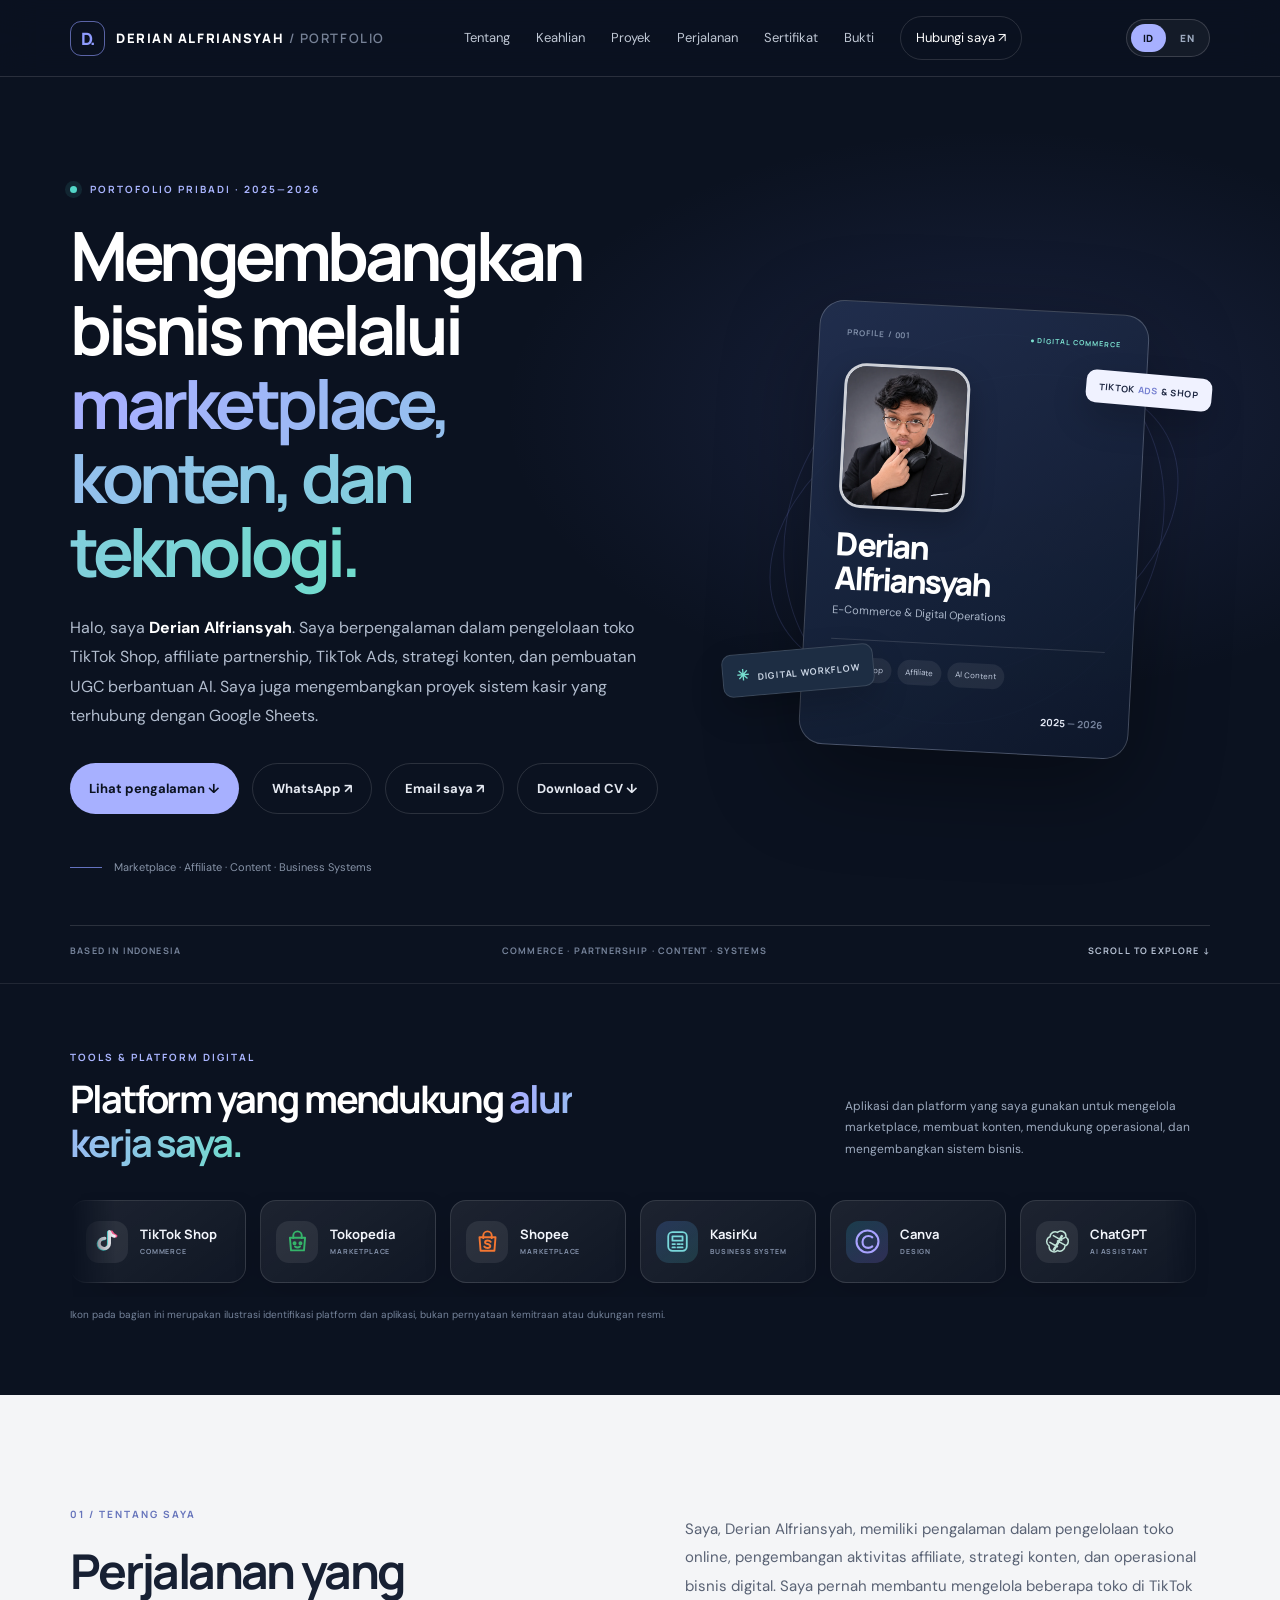
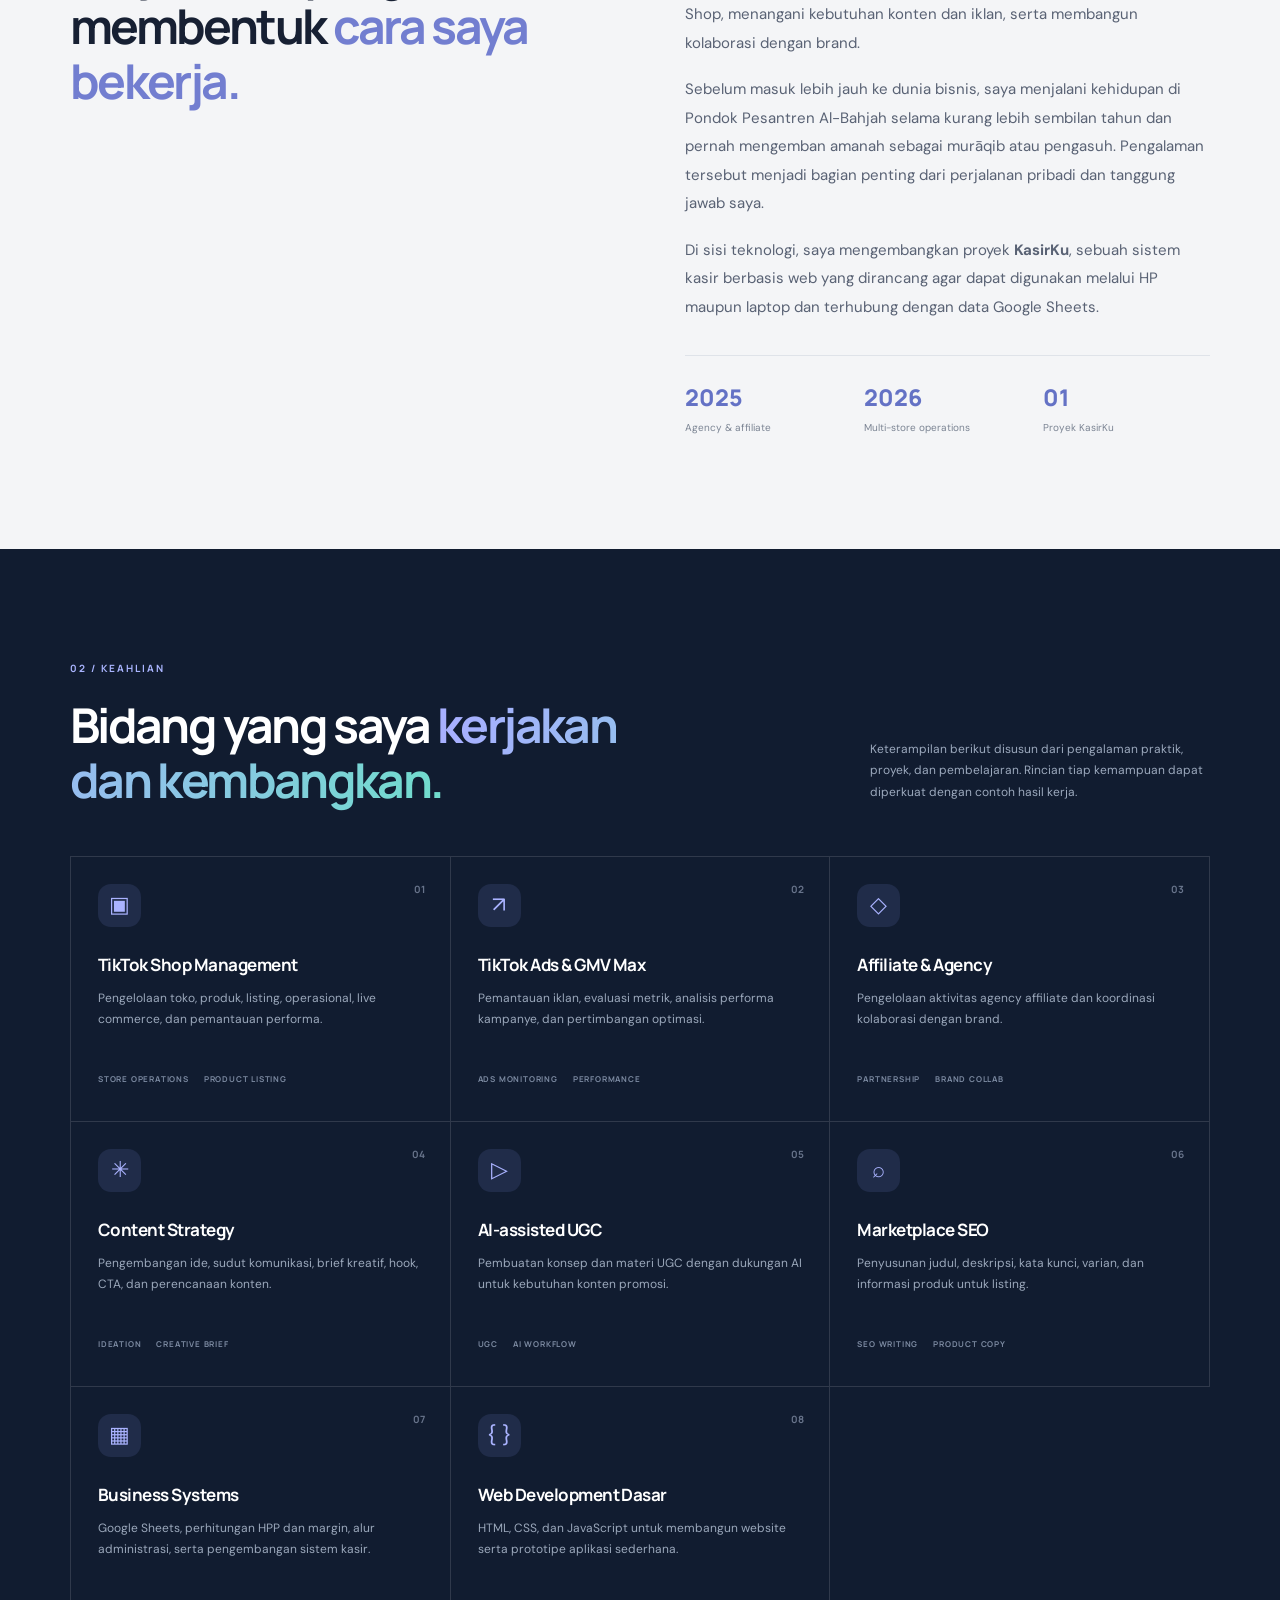
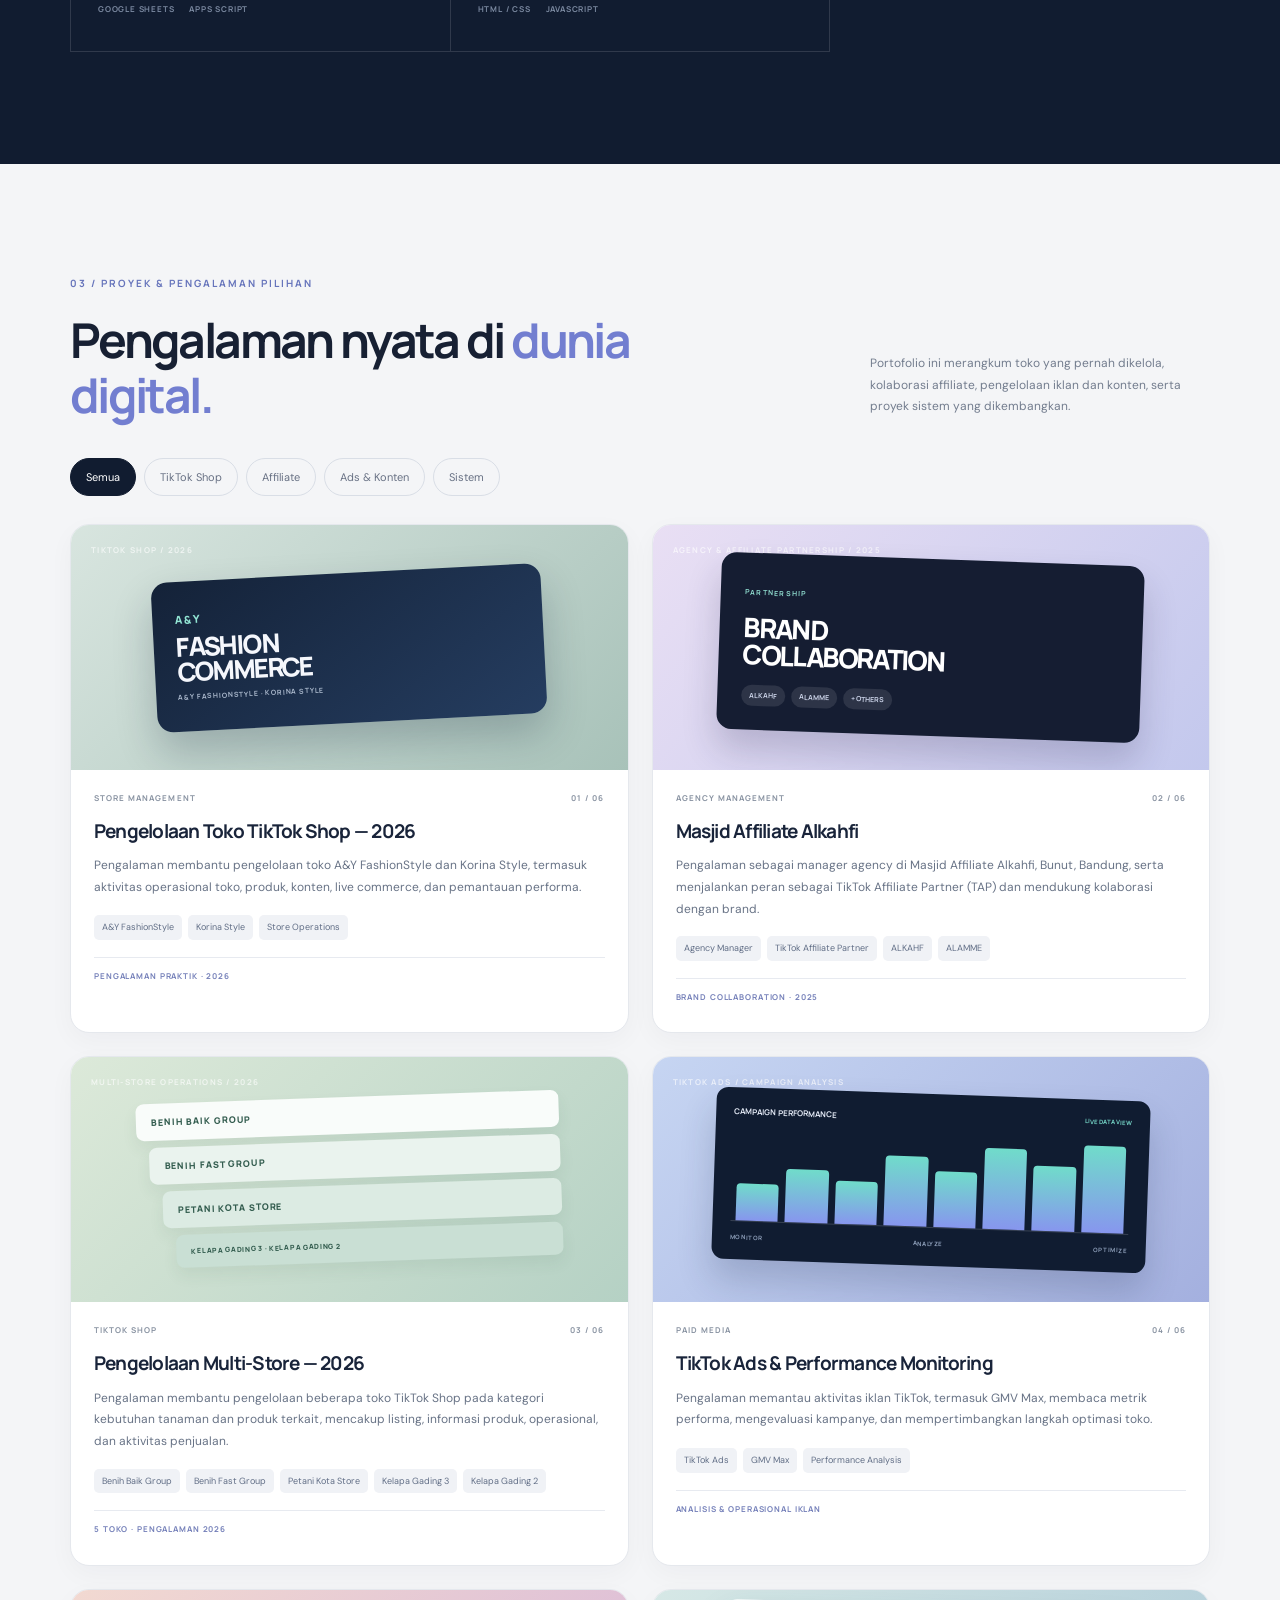
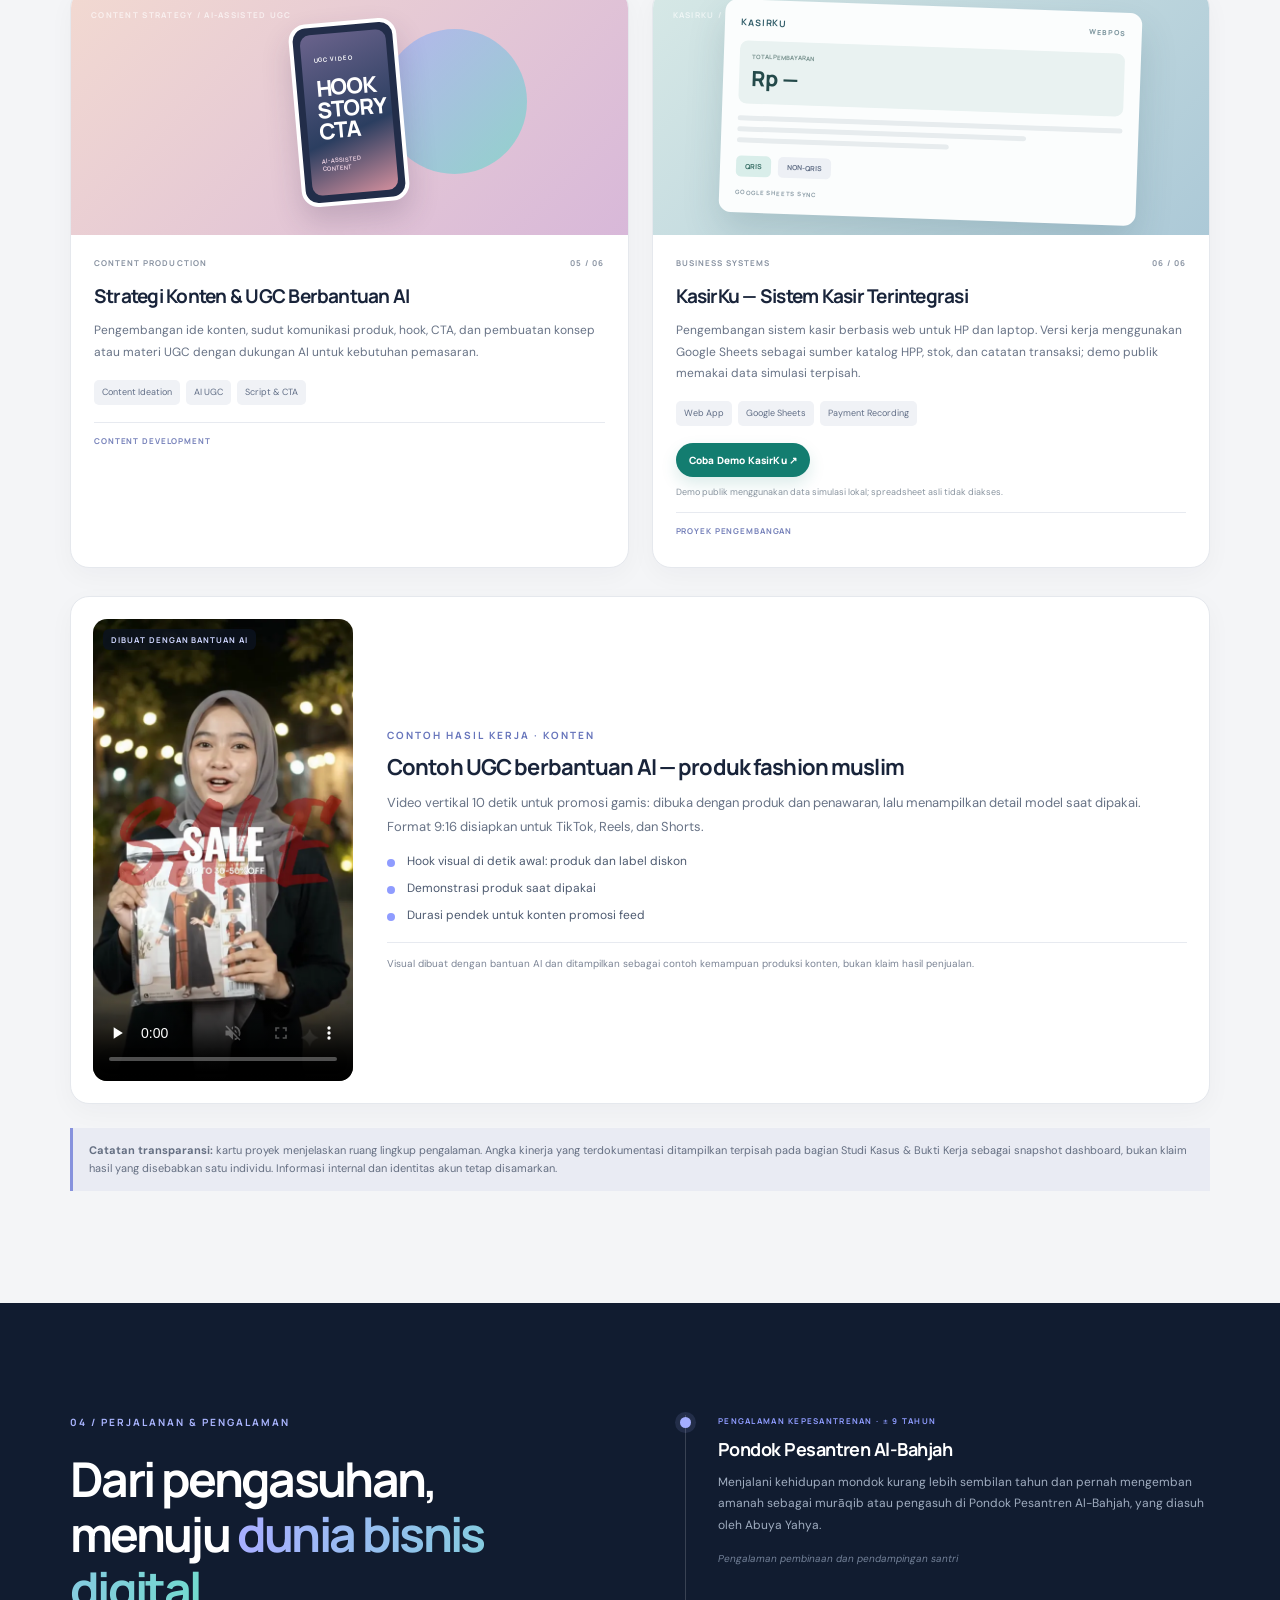
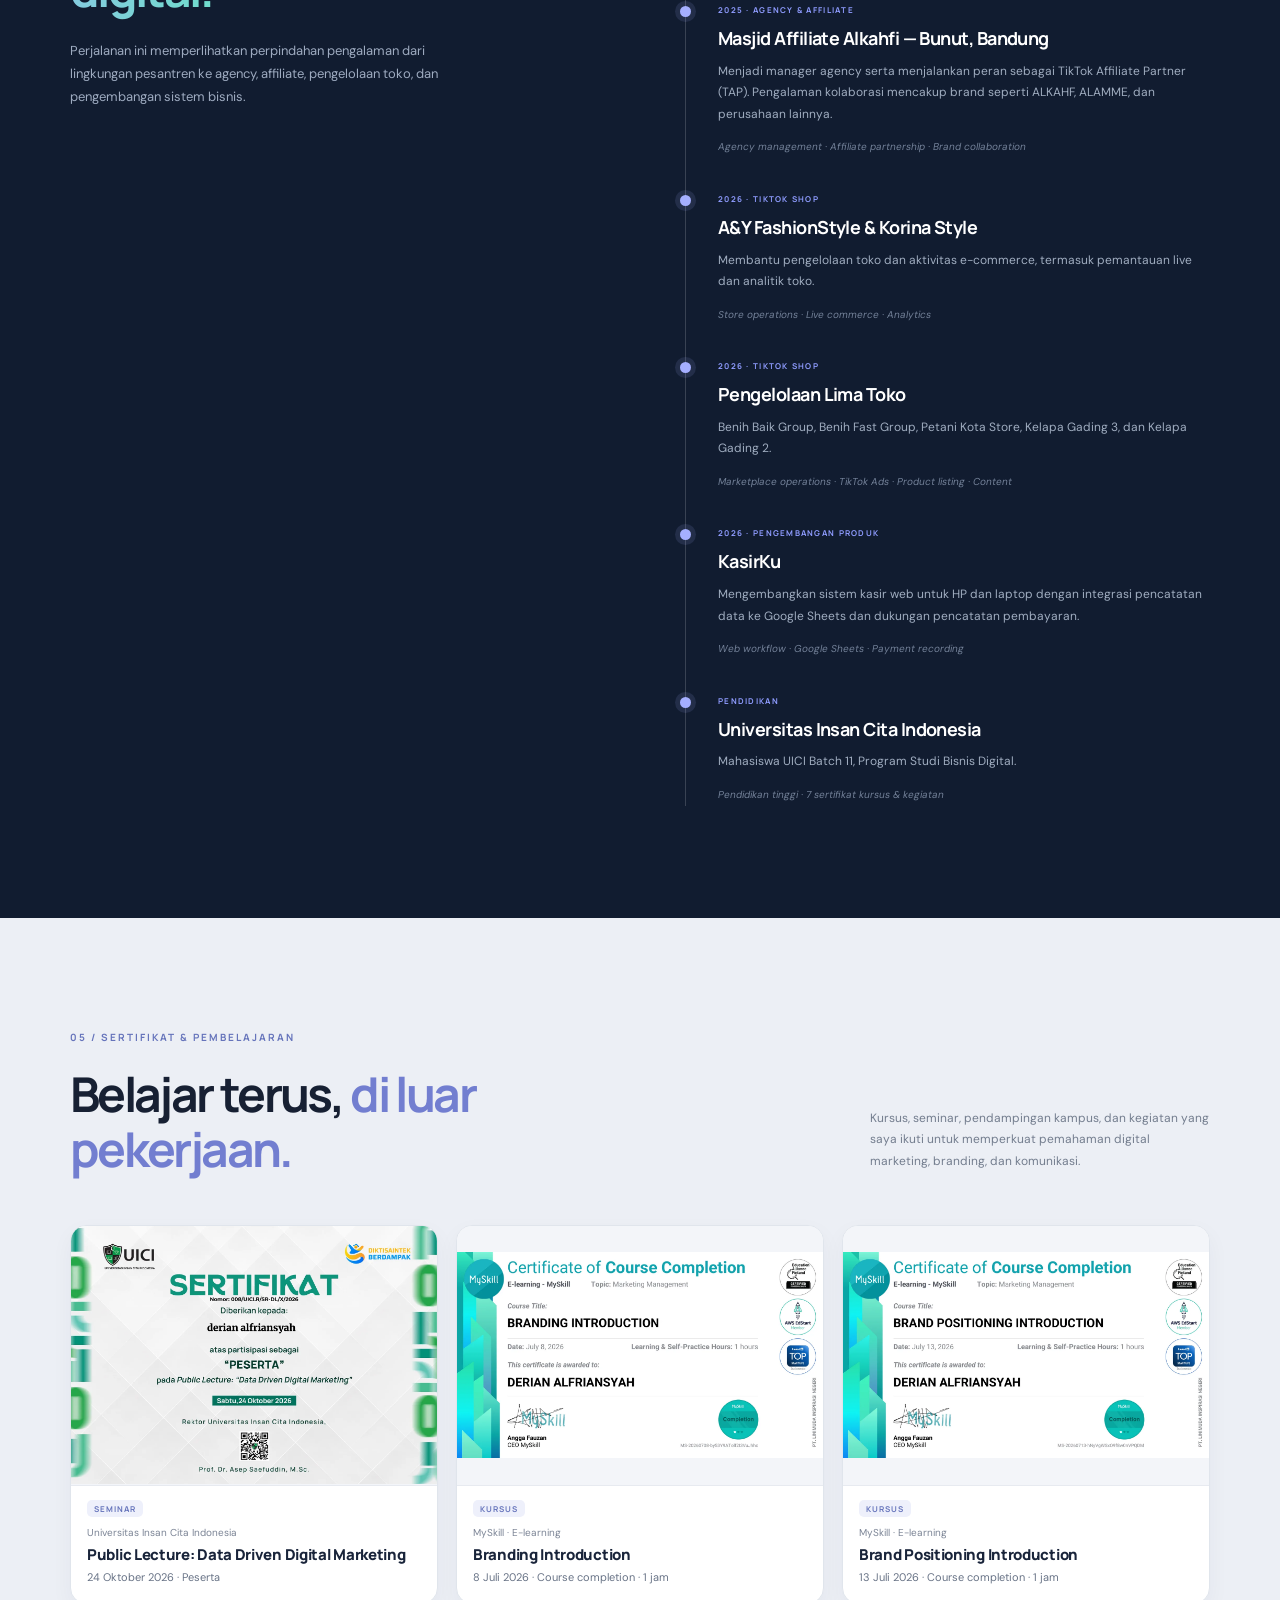
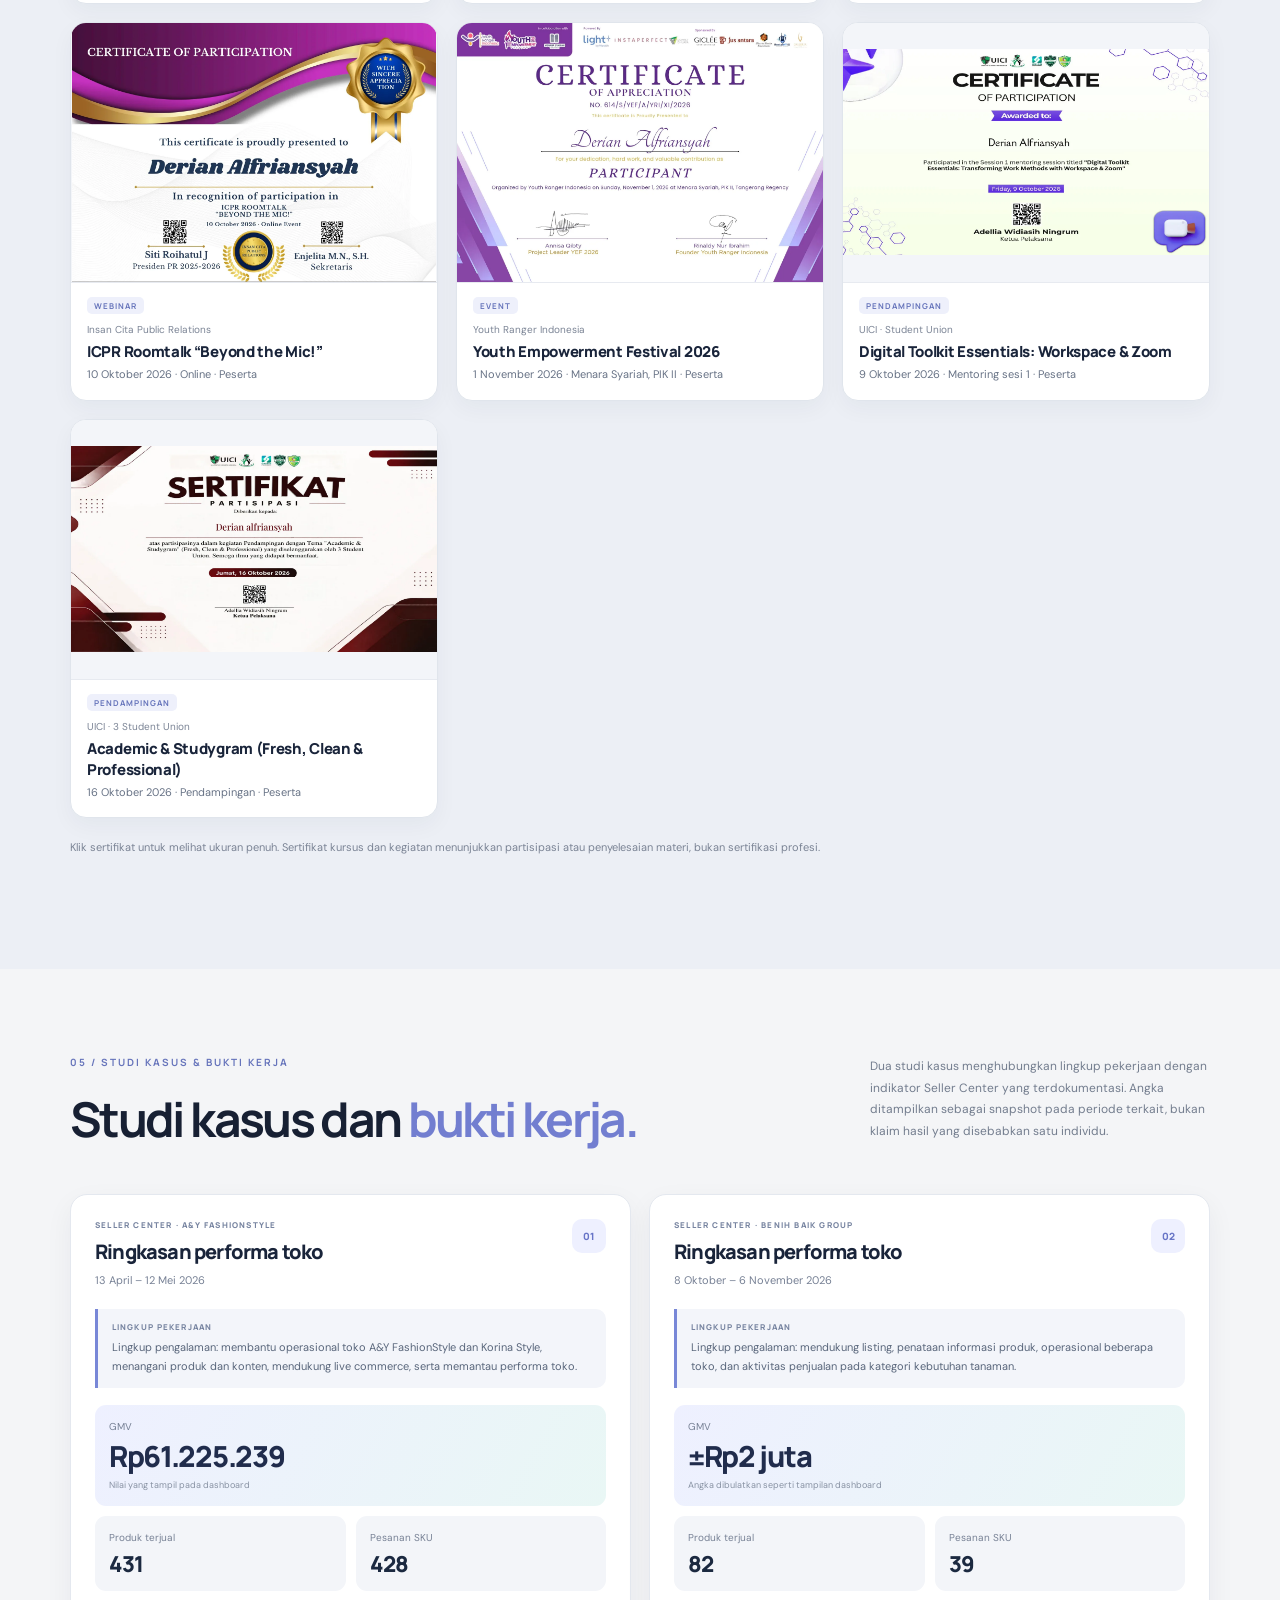
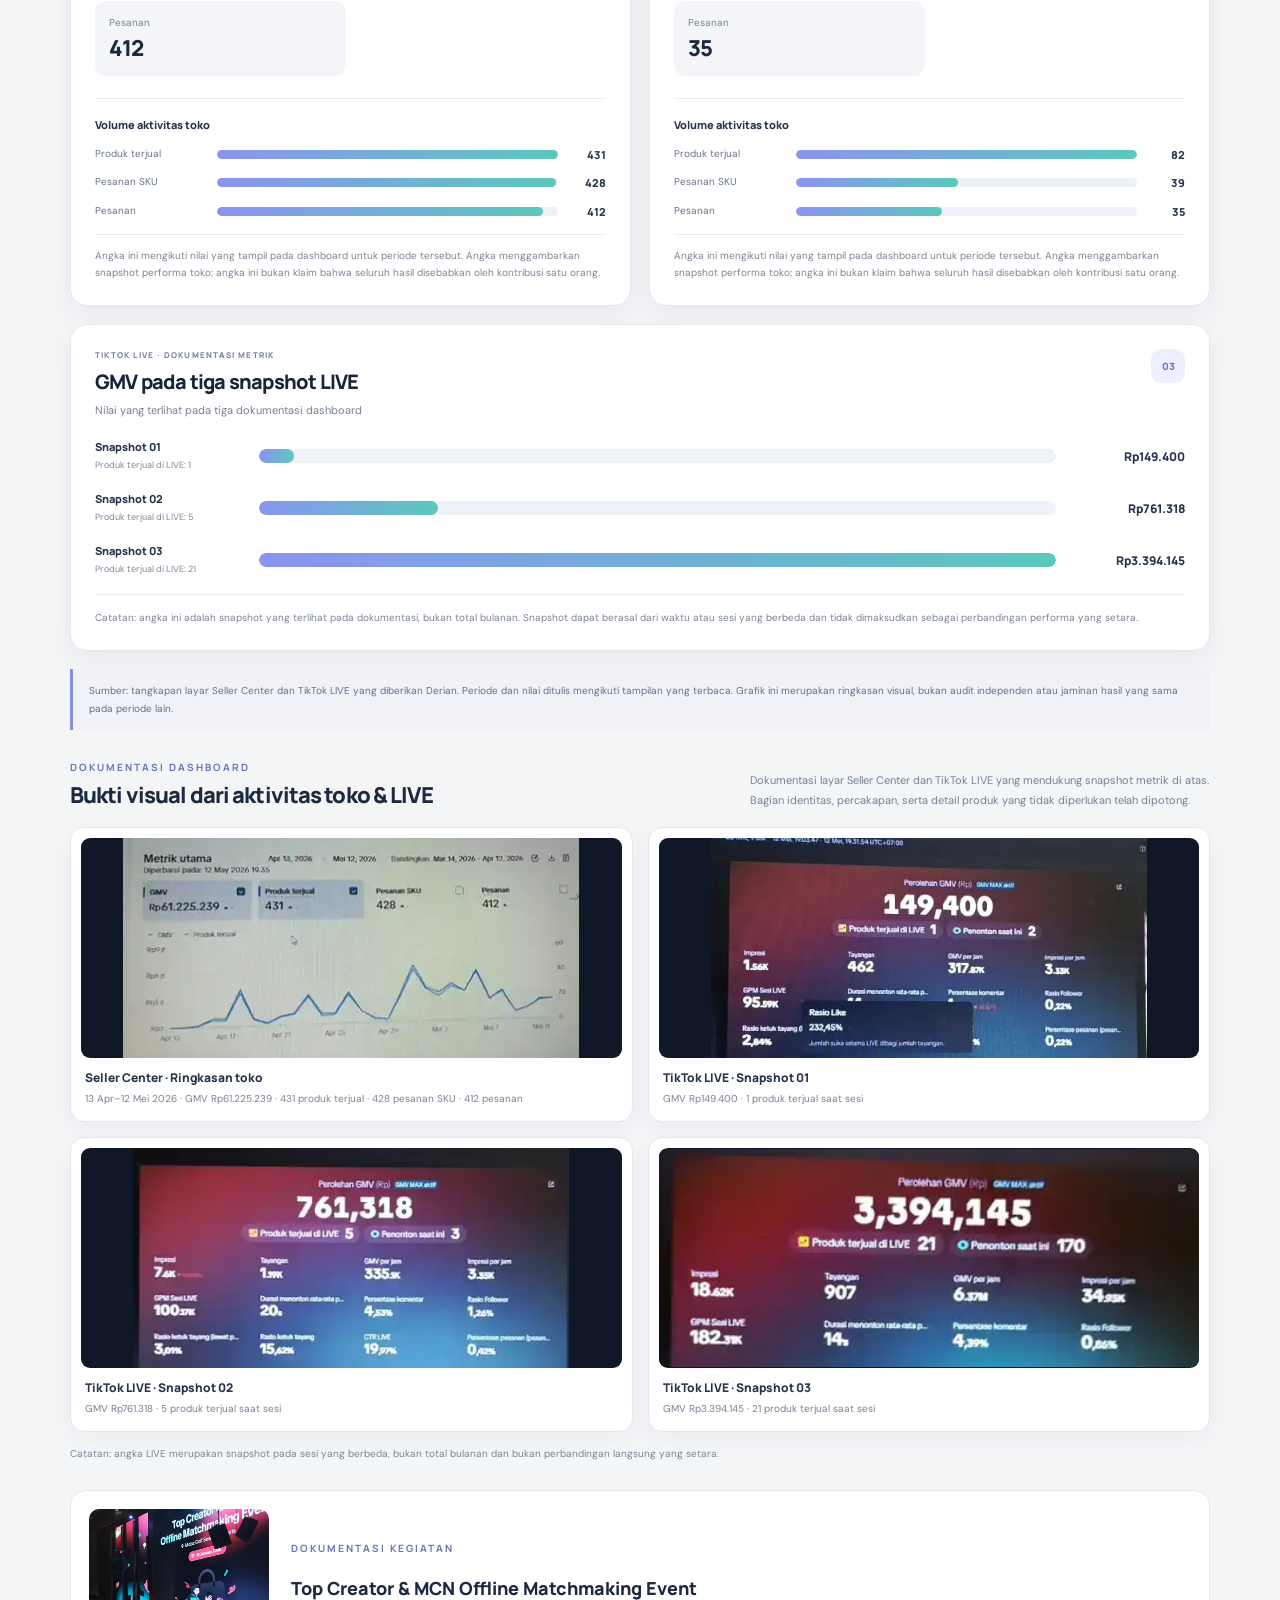
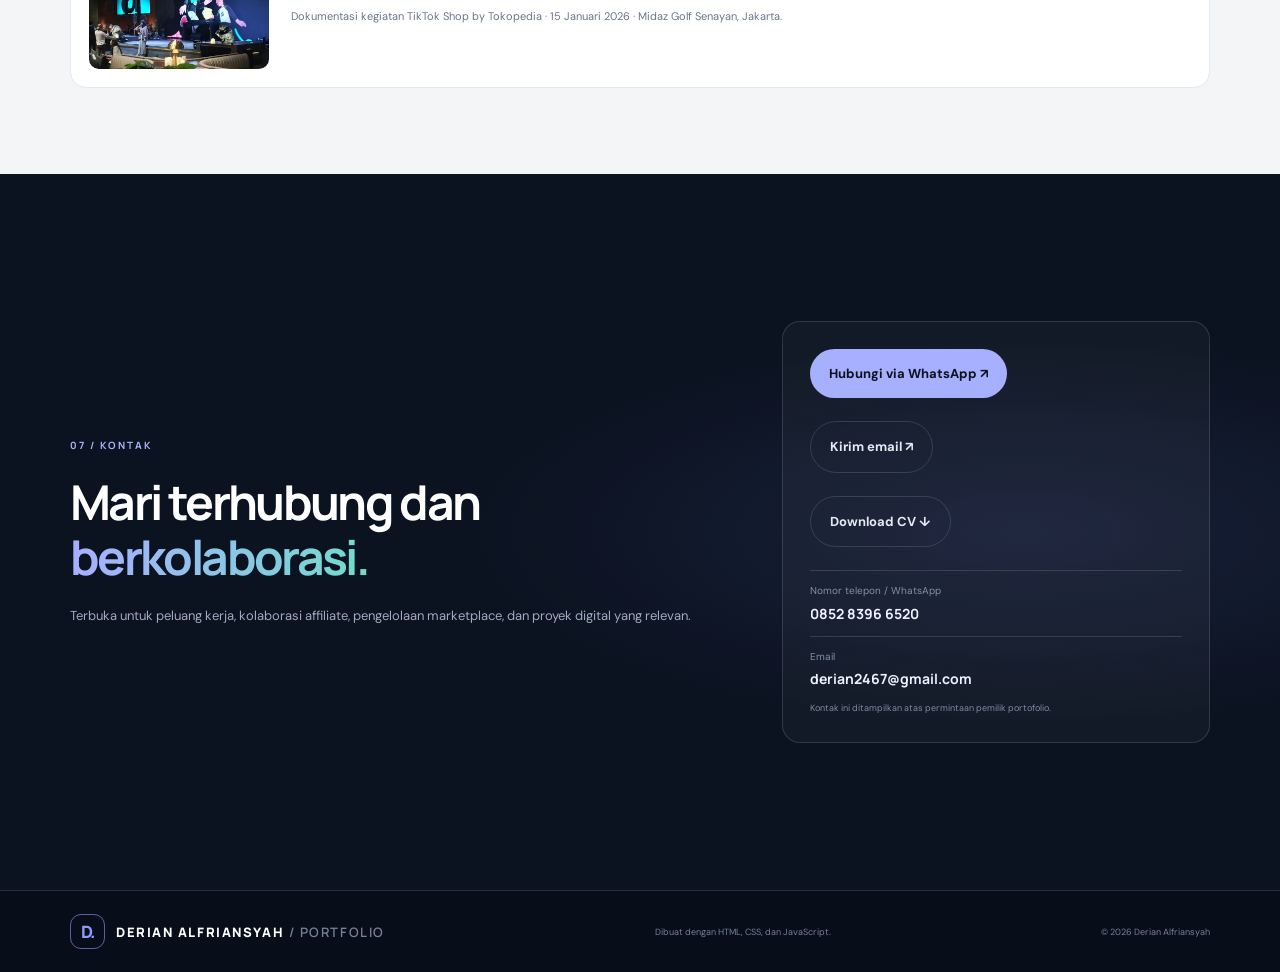
<file: index.html>
<!DOCTYPE html>

<html lang="id">
<head>
<meta charset="utf-8"/>
<meta content="width=device-width, initial-scale=1" name="viewport"/>
<meta content="#0b1220" name="theme-color"/>
<meta content="Portofolio Derian Alfriansyah — pengelolaan TikTok Shop, affiliate partnership, TikTok Ads, AI-assisted UGC, dan pengembangan sistem bisnis." name="description"/>
<title>Derian Alfriansyah — E-Commerce &amp; Digital Portfolio</title>
<link rel="canonical" href="https://derianal.github.io/"/>
<link rel="icon" href="favicon.svg" type="image/svg+xml"/>
<meta property="og:type" content="website"/>
<meta property="og:site_name" content="Derian Alfriansyah Portfolio"/>
<meta property="og:title" content="Derian Alfriansyah — E-Commerce &amp; Digital Portfolio"/>
<meta property="og:description" content="Pengelolaan TikTok Shop, affiliate partnership, TikTok Ads, AI-assisted UGC, dan pengembangan sistem bisnis."/>
<meta property="og:url" content="https://derianal.github.io/"/>
<meta property="og:image" content="https://derianal.github.io/assets/og-cover.jpg"/>
<meta property="og:image:width" content="1200"/>
<meta property="og:image:height" content="630"/>
<meta property="og:locale" content="id_ID"/>
<meta name="twitter:card" content="summary_large_image"/>
<link href="https://fonts.googleapis.com" rel="preconnect"/>
<link crossorigin="" href="https://fonts.gstatic.com" rel="preconnect"/>
<link href="https://fonts.googleapis.com/css2?family=DM+Sans:wght@400;500;600;700&amp;family=Manrope:wght@400;500;600;700;800&amp;display=swap" rel="stylesheet"/>
<link href="style.css" rel="stylesheet"/>
<script defer="" src="script.js"></script>
</head>
<body>
<a class="skip-link" data-i18n="skip" href="#main">Lewati ke konten</a>
<header class="site-header">
<div class="container nav-wrap">
<a aria-label="Derian Alfriansyah, ke halaman utama" class="brand" href="#home"><span class="brand-mark">D.</span><span>DERIAN ALFRIANSYAH<span class="brand-muted"> / PORTFOLIO</span></span></a>
<button aria-controls="site-nav" aria-expanded="false" aria-label="Buka navigasi" class="menu-toggle" data-label-close-en="Close navigation" data-label-close-id="Tutup navigasi" data-label-open-en="Open navigation" data-label-open-id="Buka navigasi" type="button"><span></span><span></span></button>
<nav aria-label="Navigasi utama" class="site-nav" id="site-nav">
<a data-i18n="nav_about" href="#about">Tentang</a>
<a data-i18n="nav_skills" href="#skills">Keahlian</a>
<a data-i18n="nav_projects" href="#projects">Proyek</a>
<a data-i18n="nav_journey" href="#experience">Perjalanan</a>
<a data-i18n="nav_certs" href="#certificates">Sertifikat</a>
<a data-i18n="nav_evidence" href="#evidence">Bukti</a>
<a class="nav-contact" data-i18n="nav_contact" href="https://wa.me/6285283966520" target="_blank" rel="noopener noreferrer" aria-label="Hubungi Derian melalui WhatsApp">Hubungi saya <span aria-hidden="true">↗</span></a>
</nav><div aria-label="Pilih bahasa" class="language-switch" role="group"><button aria-pressed="true" class="language-button active" data-lang="id" type="button">ID</button><button aria-pressed="false" class="language-button" data-lang="en" type="button">EN</button></div>
</div>
</header>
<main id="main">
<section class="hero section" id="home">
<div class="container hero-grid">
<div class="hero-copy">
<p class="eyebrow" data-i18n-html="hero_eyebrow"><span class="status-dot"></span> PORTOFOLIO PRIBADI · 2025—2026</p>
<h1 data-i18n-html="hero_title">Mengembangkan bisnis melalui <span class="gradient-text">marketplace, konten, dan teknologi.</span></h1>
<p class="hero-lead" data-i18n-html="hero_lead">Halo, saya <strong>Derian Alfriansyah</strong>. Saya berpengalaman dalam pengelolaan toko TikTok Shop, affiliate partnership, TikTok Ads, strategi konten, dan pembuatan UGC berbantuan AI. Saya juga mengembangkan proyek sistem kasir yang terhubung dengan Google Sheets.</p>
<div class="hero-actions">
<a class="button button-primary" data-i18n="hero_button_projects" href="#projects">Lihat pengalaman <span aria-hidden="true">↓</span></a>
<a class="button button-ghost" data-i18n="hero_button_contact" href="https://wa.me/6285283966520" target="_blank" rel="noopener noreferrer">Hubungi via WhatsApp <span aria-hidden="true">↗</span></a>
<a class="button button-ghost" data-i18n="hero_button_email" href="mailto:derian2467@gmail.com">Email saya <span aria-hidden="true">↗</span></a>
<a class="button button-ghost" data-i18n="hero_button_cv" href="assets/Derian-Alfriansyah-CV.pdf" download>Download CV <span aria-hidden="true">↓</span></a>
</div>
<div class="hero-note"><span class="note-line"></span><span data-i18n="hero_note">Marketplace · Affiliate · Content · Business Systems</span></div>
</div>
<div aria-label="Panel identitas portofolio" class="hero-visual">
<div class="visual-orbit orbit-one"></div><div class="visual-orbit orbit-two"></div>
<div class="visual-card">
<div class="visual-card-top"><span data-i18n="profile_label">PROFILE / 001</span><span class="visual-live" data-i18n="profile_status">● DIGITAL COMMERCE</span></div>
<img alt="Foto profil Derian Alfriansyah" class="profile-photo" fetchpriority="high" loading="eager" src="assets/derian-profile.webp"/>
<p class="visual-name">Derian<br/>Alfriansyah</p>
<p class="visual-role" data-i18n="profile_role">E-Commerce &amp; Digital Operations</p>
<div class="visual-divider"></div>
<div class="visual-tags"><span>TikTok Shop</span><span>Affiliate</span><span>AI Content</span></div>
<div class="visual-index">2025 <span>— 2026</span></div>
</div>
<div class="floating-chip chip-top">TIKTOK <b>ADS</b> &amp; SHOP</div>
<div class="floating-chip chip-bottom"><span class="chip-star">✳</span> DIGITAL WORKFLOW</div>
</div>
</div>
<div class="container hero-bottom"><span data-i18n="hero_location">BASED IN INDONESIA</span><span data-i18n="hero_bottom_topics">COMMERCE · PARTNERSHIP · CONTENT · SYSTEMS</span><a data-i18n="hero_scroll" href="#about">SCROLL TO EXPLORE ↓</a></div>
</section>
<section class="tools-section" id="tools" aria-labelledby="tools-title">
  <div class="container">
    <div class="tools-heading">
      <div>
        <p class="eyebrow" data-i18n="tools_eyebrow">TOOLS &amp; PLATFORM DIGITAL</p>
        <h2 id="tools-title" data-i18n-html="tools_title">Platform yang mendukung <span class="gradient-text">alur kerja saya.</span></h2>
      </div>
      <p class="tools-intro" data-i18n="tools_intro">Aplikasi dan platform yang saya gunakan untuk mengelola marketplace, membuat konten, mendukung operasional, dan mengembangkan sistem bisnis.</p>
    </div>
    <div class="tools-marquee" aria-label="Platform dan aplikasi yang digunakan">
      <div class="tools-track">
        <div class="tools-group">
          <article class="tool-card" role="listitem">
            <span class="tool-mark mark-tiktok" aria-hidden="true"><svg viewBox="0 0 32 32"><path class="tiktok-shadow-cyan" d="M18.3 4.1v14.2a6.1 6.1 0 1 1-5.5-6.1"/><path class="tiktok-shadow-pink" d="M19.8 5.1c.7 2.3 2.2 3.9 5.1 4.7"/><path class="tiktok-main" d="M18.3 4.1v14.2a6.1 6.1 0 1 1-5.5-6.1M18.5 4.5c.7 2.7 2.4 4.6 5.5 5.2"/></svg></span>
            <span class="tool-name">TikTok Shop</span><span class="tool-type">COMMERCE</span>
          </article>
          <article class="tool-card" role="listitem">
            <span class="tool-mark mark-tokopedia" aria-hidden="true"><svg viewBox="0 0 32 32"><path d="M7 11.5h18l-1.3 15H8.3L7 11.5Z"/><path d="M11 12V9a5 5 0 0 1 10 0v3"/><circle cx="12.5" cy="18" r="1.25"/><circle cx="19.5" cy="18" r="1.25"/><path d="M13 22c1.8 1.4 4.2 1.4 6 0"/></svg></span>
            <span class="tool-name">Tokopedia</span><span class="tool-type">MARKETPLACE</span>
          </article>
          <article class="tool-card" role="listitem">
            <span class="tool-mark mark-shopee" aria-hidden="true"><svg viewBox="0 0 32 32"><path d="M6.5 11h19l-1.3 16H7.8L6.5 11Z"/><path d="M11 12V9a5 5 0 0 1 10 0v3"/><path d="M19.8 16.4c-.8-1.1-2-1.6-3.7-1.6-1.8 0-3 .8-3 2s1 1.7 3 2.2 3.2 1 3.2 2.4-1.2 2.3-3.3 2.3c-1.6 0-2.9-.6-3.8-1.7"/></svg></span>
            <span class="tool-name">Shopee</span><span class="tool-type">MARKETPLACE</span>
          </article>
          <article class="tool-card" role="listitem">
            <span class="tool-mark mark-kasirku" aria-hidden="true"><svg viewBox="0 0 32 32"><rect x="5" y="5" width="22" height="22" rx="5"/><path d="M10 10h12v5H10zM10 19h3m3 0h3m3 0h-1M10 23h3m3 0h6"/></svg></span>
            <span class="tool-name">KasirKu</span><span class="tool-type">BUSINESS SYSTEM</span>
          </article>
          <article class="tool-card" role="listitem">
            <span class="tool-mark mark-canva" aria-hidden="true"><svg viewBox="0 0 32 32"><circle cx="16" cy="16" r="13"/><path d="M21.7 11.1c-1.2-1.1-2.7-1.6-4.5-1.6-4.3 0-7.1 3.1-7.1 7.1s2.6 7 6.8 7c1.9 0 3.5-.6 4.8-1.8"/></svg></span>
            <span class="tool-name">Canva</span><span class="tool-type">DESIGN</span>
          </article>
          <article class="tool-card" role="listitem">
            <span class="tool-mark mark-chatgpt" aria-hidden="true"><svg viewBox="0 0 32 32"><path d="M16 5.2a6 6 0 0 1 10 4.5v1.1a6 6 0 0 1-1.2 10.7 6 6 0 0 1-8.8 5.2 6 6 0 0 1-10-4.5v-1.1A6 6 0 0 1 7.2 10.4 6 6 0 0 1 16 5.2Z"/><path d="m11.1 9 9.8 5.7M7 17l9 5.2m5.9-12.8-9.8 17M25 11l-9 5.2m9 4.2-9-5.2M11 26l9.8-17"/></svg></span>
            <span class="tool-name">ChatGPT</span><span class="tool-type">AI ASSISTANT</span>
          </article>
          <article class="tool-card" role="listitem">
            <span class="tool-mark mark-capcut" aria-hidden="true"><svg viewBox="0 0 32 32"><path d="M5 9h8l14 14h-8L5 9Zm0 14h8L27 9h-8L5 23Z"/></svg></span>
            <span class="tool-name">CapCut</span><span class="tool-type">VIDEO EDITING</span>
          </article>
        </div>
        <div class="tools-group" aria-hidden="true">
          <article class="tool-card"><span class="tool-mark mark-tiktok"><svg viewBox="0 0 32 32"><path class="tiktok-shadow-cyan" d="M18.3 4.1v14.2a6.1 6.1 0 1 1-5.5-6.1"/><path class="tiktok-shadow-pink" d="M19.8 5.1c.7 2.3 2.2 3.9 5.1 4.7"/><path class="tiktok-main" d="M18.3 4.1v14.2a6.1 6.1 0 1 1-5.5-6.1M18.5 4.5c.7 2.7 2.4 4.6 5.5 5.2"/></svg></span><span class="tool-name">TikTok Shop</span><span class="tool-type">COMMERCE</span></article>
          <article class="tool-card"><span class="tool-mark mark-tokopedia"><svg viewBox="0 0 32 32"><path d="M7 11.5h18l-1.3 15H8.3L7 11.5Z"/><path d="M11 12V9a5 5 0 0 1 10 0v3"/><circle cx="12.5" cy="18" r="1.25"/><circle cx="19.5" cy="18" r="1.25"/><path d="M13 22c1.8 1.4 4.2 1.4 6 0"/></svg></span><span class="tool-name">Tokopedia</span><span class="tool-type">MARKETPLACE</span></article>
          <article class="tool-card"><span class="tool-mark mark-shopee"><svg viewBox="0 0 32 32"><path d="M6.5 11h19l-1.3 16H7.8L6.5 11Z"/><path d="M11 12V9a5 5 0 0 1 10 0v3"/><path d="M19.8 16.4c-.8-1.1-2-1.6-3.7-1.6-1.8 0-3 .8-3 2s1 1.7 3 2.2 3.2 1 3.2 2.4-1.2 2.3-3.3 2.3c-1.6 0-2.9-.6-3.8-1.7"/></svg></span><span class="tool-name">Shopee</span><span class="tool-type">MARKETPLACE</span></article>
          <article class="tool-card"><span class="tool-mark mark-kasirku"><svg viewBox="0 0 32 32"><rect x="5" y="5" width="22" height="22" rx="5"/><path d="M10 10h12v5H10zM10 19h3m3 0h3m3 0h-1M10 23h3m3 0h6"/></svg></span><span class="tool-name">KasirKu</span><span class="tool-type">BUSINESS SYSTEM</span></article>
          <article class="tool-card"><span class="tool-mark mark-canva"><svg viewBox="0 0 32 32"><circle cx="16" cy="16" r="13"/><path d="M21.7 11.1c-1.2-1.1-2.7-1.6-4.5-1.6-4.3 0-7.1 3.1-7.1 7.1s2.6 7 6.8 7c1.9 0 3.5-.6 4.8-1.8"/></svg></span><span class="tool-name">Canva</span><span class="tool-type">DESIGN</span></article>
          <article class="tool-card"><span class="tool-mark mark-chatgpt"><svg viewBox="0 0 32 32"><path d="M16 5.2a6 6 0 0 1 10 4.5v1.1a6 6 0 0 1-1.2 10.7 6 6 0 0 1-8.8 5.2 6 6 0 0 1-10-4.5v-1.1A6 6 0 0 1 7.2 10.4 6 6 0 0 1 16 5.2Z"/><path d="m11.1 9 9.8 5.7M7 17l9 5.2m5.9-12.8-9.8 17M25 11l-9 5.2m9 4.2-9-5.2M11 26l9.8-17"/></svg></span><span class="tool-name">ChatGPT</span><span class="tool-type">AI ASSISTANT</span></article>
          <article class="tool-card"><span class="tool-mark mark-capcut"><svg viewBox="0 0 32 32"><path d="M5 9h8l14 14h-8L5 9Zm0 14h8L27 9h-8L5 23Z"/></svg></span><span class="tool-name">CapCut</span><span class="tool-type">VIDEO EDITING</span></article>
        </div>
      </div>
    </div>
    <p class="tools-footnote" data-i18n="tools_note">Ikon pada bagian ini merupakan ilustrasi identifikasi platform dan aplikasi, bukan pernyataan kemitraan atau dukungan resmi.</p>
  </div>
</section>
<section class="section section-light" id="about">
<div class="container two-column">
<div><p class="eyebrow eyebrow-dark" data-i18n="about_eyebrow">01 / TENTANG SAYA</p><h2 data-i18n-html="about_title">Perjalanan yang membentuk <span class="text-accent">cara saya bekerja.</span></h2></div>
<div class="about-content">
<p data-i18n="about_p1">Saya, Derian Alfriansyah, memiliki pengalaman dalam pengelolaan toko online, pengembangan aktivitas affiliate, strategi konten, dan operasional bisnis digital. Saya pernah membantu mengelola beberapa toko di TikTok Shop, menangani kebutuhan konten dan iklan, serta membangun kolaborasi dengan brand.</p>
<p data-i18n="about_p2">Sebelum masuk lebih jauh ke dunia bisnis, saya menjalani kehidupan di Pondok Pesantren Al-Bahjah selama kurang lebih sembilan tahun dan pernah mengemban amanah sebagai murāqib atau pengasuh. Pengalaman tersebut menjadi bagian penting dari perjalanan pribadi dan tanggung jawab saya.</p>
<p data-i18n-html="about_p3">Di sisi teknologi, saya mengembangkan proyek <strong>KasirKu</strong>, sebuah sistem kasir berbasis web yang dirancang agar dapat digunakan melalui HP maupun laptop dan terhubung dengan data Google Sheets.</p>
<div class="about-facts"><div><strong>2025</strong><span data-i18n="fact_2025">Agency &amp; affiliate</span></div><div><strong>2026</strong><span data-i18n="fact_2026">Multi-store operations</span></div><div><strong>01</strong><span data-i18n="fact_kasirku">KasirKu project</span></div></div>
</div>
</div>
</section>
<section class="section section-dark" id="skills">
<div class="container">
<div class="section-heading"><div><p class="eyebrow" data-i18n="skills_eyebrow">02 / KEAHLIAN</p><h2 data-i18n-html="skills_title">Bidang yang saya <span class="gradient-text">kerjakan dan kembangkan.</span></h2></div><p class="heading-side" data-i18n="skills_intro">Keterampilan berikut disusun dari pengalaman praktik, proyek, dan pembelajaran. Rincian tiap kemampuan dapat diperkuat dengan contoh hasil kerja.</p></div>
<div class="skills-grid">
<article class="skill-card"><span class="skill-number">01</span><div class="skill-icon">▣</div><h3 data-i18n="skill1_title">TikTok Shop Management</h3><p data-i18n="skill1_desc">Pengelolaan toko, produk, listing, operasional, live commerce, dan pemantauan performa.</p><div class="skill-line"><span>STORE OPERATIONS</span><span>PRODUCT LISTING</span></div></article>
<article class="skill-card"><span class="skill-number">02</span><div class="skill-icon">↗</div><h3 data-i18n="skill2_title">TikTok Ads &amp; GMV Max</h3><p data-i18n="skill2_desc">Pemantauan iklan, evaluasi metrik, analisis performa kampanye, dan pertimbangan optimasi.</p><div class="skill-line"><span>ADS MONITORING</span><span>PERFORMANCE</span></div></article>
<article class="skill-card"><span class="skill-number">03</span><div class="skill-icon">◇</div><h3 data-i18n="skill3_title">Affiliate &amp; Agency</h3><p data-i18n="skill3_desc">Pengelolaan aktivitas agency affiliate dan koordinasi kolaborasi dengan brand.</p><div class="skill-line"><span>PARTNERSHIP</span><span>BRAND COLLAB</span></div></article>
<article class="skill-card"><span class="skill-number">04</span><div class="skill-icon">✳</div><h3 data-i18n="skill4_title">Content Strategy</h3><p data-i18n="skill4_desc">Pengembangan ide, sudut komunikasi, brief kreatif, hook, CTA, dan perencanaan konten.</p><div class="skill-line"><span>IDEATION</span><span>CREATIVE BRIEF</span></div></article>
<article class="skill-card"><span class="skill-number">05</span><div class="skill-icon">▷</div><h3 data-i18n="skill5_title">AI-assisted UGC</h3><p data-i18n="skill5_desc">Pembuatan konsep dan materi UGC dengan dukungan AI untuk kebutuhan konten promosi.</p><div class="skill-line"><span>UGC</span><span>AI WORKFLOW</span></div></article>
<article class="skill-card"><span class="skill-number">06</span><div class="skill-icon">⌕</div><h3 data-i18n="skill6_title">Marketplace SEO</h3><p data-i18n="skill6_desc">Penyusunan judul, deskripsi, kata kunci, varian, dan informasi produk untuk listing.</p><div class="skill-line"><span>SEO WRITING</span><span>PRODUCT COPY</span></div></article>
<article class="skill-card"><span class="skill-number">07</span><div class="skill-icon">▦</div><h3 data-i18n="skill7_title">Business Systems</h3><p data-i18n="skill7_desc">Google Sheets, perhitungan HPP dan margin, alur administrasi, serta pengembangan sistem kasir.</p><div class="skill-line"><span>GOOGLE SHEETS</span><span>APPS SCRIPT</span></div></article>
<article class="skill-card"><span class="skill-number">08</span><div class="skill-icon">{ }</div><h3 data-i18n="skill8_title">Web Development Dasar</h3><p data-i18n="skill8_desc">HTML, CSS, dan JavaScript untuk membangun website serta prototipe aplikasi sederhana.</p><div class="skill-line"><span>HTML / CSS</span><span>JAVASCRIPT</span></div></article>
</div>
</div>
</section>
<section class="section section-light" id="projects">
<div class="container">
<div class="section-heading project-heading"><div><p class="eyebrow eyebrow-dark" data-i18n="projects_eyebrow">03 / PROYEK &amp; PENGALAMAN PILIHAN</p><h2 data-i18n-html="projects_title">Pengalaman nyata di <span class="text-accent">dunia digital.</span></h2></div><p class="heading-side heading-side-light" data-i18n="projects_intro">Portofolio ini merangkum toko yang pernah dikelola, kolaborasi affiliate, pengelolaan iklan dan konten, serta proyek sistem yang dikembangkan.</p></div>
<div aria-label="Filter proyek" class="filter-bar" role="group">
<button aria-pressed="true" class="filter-button active" data-filter="all" data-i18n="filter_all" type="button">Semua</button>
<button aria-pressed="false" class="filter-button" data-filter="marketplace" data-i18n="filter_shop" type="button">TikTok Shop</button>
<button aria-pressed="false" class="filter-button" data-filter="affiliate" data-i18n="filter_affiliate" type="button">Affiliate</button>
<button aria-pressed="false" class="filter-button" data-filter="content" data-i18n="filter_ads" type="button">Ads &amp; Konten</button>
<button aria-pressed="false" class="filter-button" data-filter="systems" data-i18n="filter_systems" type="button">Sistem</button>
</div>
<div class="projects-grid">
<article class="project-card" data-category="marketplace">
<div class="project-art art-store"><span class="art-label">TIKTOK SHOP / 2026</span><div class="store-visual"><span class="store-mark">A&amp;Y</span><strong>FASHION<br/>COMMERCE</strong><small>A&amp;Y FASHIONSTYLE · KORINA STYLE</small></div></div>
<div class="project-info"><div class="project-meta"><span>STORE MANAGEMENT</span><span>01 / 06</span></div><h3 data-i18n="project1_title">Pengelolaan Toko TikTok Shop — 2026</h3><p data-i18n="project1_desc">Pengalaman membantu pengelolaan toko A&amp;Y FashionStyle dan Korina Style, termasuk aktivitas operasional toko, produk, konten, live commerce, dan pemantauan performa.</p><div class="project-tags"><span>A&amp;Y FashionStyle</span><span>Korina Style</span><span>Store Operations</span></div><span class="project-status" data-i18n="project1_status">PENGALAMAN PRAKTIK · 2026</span></div>
</article>
<article class="project-card" data-category="affiliate">
<div class="project-art art-affiliate"><span class="art-label">AGENCY &amp; AFFILIATE PARTNERSHIP / 2025</span><div class="affiliate-visual"><span>PARTNERSHIP</span><strong>BRAND<br/>COLLABORATION</strong><div class="brand-pills"><i>ALKAHF</i><i>ALAMME</i><i>+ OTHERS</i></div></div></div>
<div class="project-info"><div class="project-meta"><span>AGENCY MANAGEMENT</span><span>02 / 06</span></div><h3 data-i18n="project2_title">Masjid Affiliate Alkahfi</h3><p data-i18n="project2_desc">Pengalaman sebagai manager agency di Masjid Affiliate Alkahfi, Bunut, Bandung, serta menjalankan peran sebagai TikTok Affiliate Partner (TAP) dan mendukung kolaborasi dengan brand.</p><div class="project-tags"><span>Agency Manager</span><span>TikTok Affiliate Partner</span><span>ALKAHF</span><span>ALAMME</span></div><span class="project-status" data-i18n="project2_status">BRAND COLLABORATION · 2025</span></div>
</article>
<article class="project-card" data-category="marketplace">
<div class="project-art art-multistore"><span class="art-label">MULTI-STORE OPERATIONS / 2026</span><div class="store-stack"><span>BENIH BAIK GROUP</span><span>BENIH FAST GROUP</span><span>PETANI KOTA STORE</span><span>KELAPA GADING 3 · KELAPA GADING 2</span></div></div>
<div class="project-info"><div class="project-meta"><span>TIKTOK SHOP</span><span>03 / 06</span></div><h3 data-i18n="project3_title">Pengelolaan Multi-Store — 2026</h3><p data-i18n="project3_desc">Pengalaman membantu pengelolaan beberapa toko TikTok Shop pada kategori kebutuhan tanaman dan produk terkait, mencakup listing, informasi produk, operasional, dan aktivitas penjualan.</p><div class="project-tags"><span>Benih Baik Group</span><span>Benih Fast Group</span><span>Petani Kota Store</span><span>Kelapa Gading 3</span><span>Kelapa Gading 2</span></div><span class="project-status" data-i18n="project3_status">5 TOKO · PENGALAMAN 2026</span></div>
</article>
<article class="project-card" data-category="content">
<div class="project-art art-ads"><span class="art-label">TIKTOK ADS / CAMPAIGN ANALYSIS</span><div class="ads-panel"><div class="ads-top"><b>CAMPAIGN PERFORMANCE</b><span>LIVE DATA VIEW</span></div><div class="ads-bars"><i></i><i></i><i></i><i></i><i></i><i></i><i></i><i></i></div><div class="ads-foot"><span>MONITOR</span><span>ANALYZE</span><span>OPTIMIZE</span></div></div></div>
<div class="project-info"><div class="project-meta"><span>PAID MEDIA</span><span>04 / 06</span></div><h3 data-i18n="project4_title">TikTok Ads &amp; Performance Monitoring</h3><p data-i18n="project4_desc">Pengalaman memantau aktivitas iklan TikTok, termasuk GMV Max, membaca metrik performa, mengevaluasi kampanye, dan mempertimbangkan langkah optimasi toko.</p><div class="project-tags"><span>TikTok Ads</span><span>GMV Max</span><span>Performance Analysis</span></div><span class="project-status" data-i18n="project4_status">ANALISIS &amp; OPERASIONAL IKLAN</span></div>
</article>
<article class="project-card" data-category="content">
<div class="project-art art-ugc"><span class="art-label">CONTENT STRATEGY / AI-ASSISTED UGC</span><div class="ugc-phone"><div class="ugc-screen"><span>UGC VIDEO</span><strong>HOOK<br/>STORY<br/>CTA</strong><small>AI-ASSISTED CONTENT</small></div></div><div class="ugc-orb"></div></div>
<div class="project-info"><div class="project-meta"><span>CONTENT PRODUCTION</span><span>05 / 06</span></div><h3 data-i18n="project5_title">Strategi Konten &amp; UGC Berbantuan AI</h3><p data-i18n="project5_desc">Pengembangan ide konten, sudut komunikasi produk, hook, CTA, dan pembuatan konsep atau materi UGC dengan dukungan AI untuk kebutuhan pemasaran.</p><div class="project-tags"><span>Content Ideation</span><span>AI UGC</span><span>Script &amp; CTA</span></div><span class="project-status" data-i18n="project5_status">CONTENT DEVELOPMENT</span></div>
</article>
<article class="project-card" data-category="systems">
<div class="project-art art-kasir"><span class="art-label">KASIRKU / INTERACTIVE DEMO</span><div class="kasir-screen"><div class="kasir-head"><b>KASIRKU</b><span>WEB POS</span></div><div class="kasir-total"><small>TOTAL PEMBAYARAN</small><strong>Rp —</strong></div><div class="kasir-lines"><i></i><i></i><i></i></div><div class="kasir-pay"><span>QRIS</span><span>NON-QRIS</span></div><small class="kasir-sync">GOOGLE SHEETS SYNC</small></div></div>
<div class="project-info"><div class="project-meta"><span>BUSINESS SYSTEMS</span><span>06 / 06</span></div><h3 data-i18n="project6_title">KasirKu — Sistem Kasir Terintegrasi</h3><p data-i18n="project6_desc">Pengembangan sistem kasir berbasis web untuk HP dan laptop. Versi kerja menggunakan Google Sheets sebagai sumber katalog HPP, stok, dan catatan transaksi; demo publik memakai data simulasi terpisah.</p><div class="project-tags"><span>Web App</span><span>Google Sheets</span><span>Payment Recording</span></div><a class="project-demo-link" href="kasirku/" target="_blank" rel="noopener noreferrer" data-i18n="kasir_demo_button">Coba Demo KasirKu ↗</a><small class="demo-disclaimer" data-i18n="kasir_demo_note">Demo publik menggunakan data simulasi lokal; spreadsheet asli tidak diakses.</small><span class="project-status" data-i18n="project6_status">PROYEK PENGEMBANGAN</span></div>
</article>
</div>
<div class="content-sample" id="content-sample">
  <figure class="content-video">
    <video controls playsinline muted loop preload="none" poster="assets/content/ugc-ai-gamis-poster.webp" aria-label="Contoh video UGC berbantuan AI untuk produk gamis">
      <source src="assets/content/ugc-ai-gamis.mp4" type="video/mp4"/>
    </video>
    <span class="ai-badge" data-i18n="sample_badge">DIBUAT DENGAN BANTUAN AI</span>
  </figure>
  <div class="content-sample-copy">
    <p class="eyebrow eyebrow-dark" data-i18n="sample_eyebrow">CONTOH HASIL KERJA · KONTEN</p>
    <h3 data-i18n="sample_title">Contoh UGC berbantuan AI — produk fashion muslim</h3>
    <p data-i18n="sample_desc">Video vertikal 10 detik untuk promosi gamis: dibuka dengan produk dan penawaran, lalu menampilkan detail model saat dipakai. Format 9:16 disiapkan untuk TikTok, Reels, dan Shorts.</p>
    <ul class="sample-points">
      <li data-i18n="sample_point1">Hook visual di detik awal: produk dan label diskon</li>
      <li data-i18n="sample_point2">Demonstrasi produk saat dipakai</li>
      <li data-i18n="sample_point3">Durasi pendek untuk konten promosi feed</li>
    </ul>
    <small class="sample-note" data-i18n="sample_note">Visual dibuat dengan bantuan AI dan ditampilkan sebagai contoh kemampuan produksi konten, bukan klaim hasil penjualan.</small>
  </div>
</div>
<p class="projects-note" data-i18n-html="projects_note"><strong>Catatan transparansi:</strong> kartu proyek menjelaskan ruang lingkup pengalaman. Angka kinerja yang terdokumentasi ditampilkan terpisah pada bagian Studi Kasus &amp; Bukti Kerja sebagai snapshot dashboard, bukan klaim hasil yang disebabkan satu individu. Informasi internal dan identitas akun tetap disamarkan.</p>
</div>
</section>
<section class="section section-dark" id="experience">
<div class="container two-column experience-layout">
<div><p class="eyebrow" data-i18n="experience_eyebrow">04 / PERJALANAN &amp; PENGALAMAN</p><h2 data-i18n-html="experience_title">Dari pengasuhan, menuju <span class="gradient-text">dunia bisnis digital.</span></h2><p class="experience-intro" data-i18n="experience_intro">Perjalanan ini memperlihatkan perpindahan pengalaman dari lingkungan pesantren ke agency, affiliate, pengelolaan toko, dan pengembangan sistem bisnis.</p></div>
<div class="timeline-list">
<article class="timeline-item"><span class="timeline-point"></span><div class="timeline-meta" data-i18n="timeline1_meta">PENGALAMAN KEPESANTRENAN · ± 9 TAHUN</div><h3 data-i18n="timeline1_title">Pondok Pesantren Al-Bahjah</h3><p data-i18n="timeline1_desc">Menjalani kehidupan mondok kurang lebih sembilan tahun dan pernah mengemban amanah sebagai murāqib atau pengasuh di Pondok Pesantren Al-Bahjah, yang diasuh oleh Abuya Yahya.</p><span class="timeline-hint" data-i18n="timeline1_hint">Pengalaman pembinaan dan pendampingan santri</span></article>
<article class="timeline-item"><span class="timeline-point"></span><div class="timeline-meta" data-i18n="timeline2_meta">2025 · AGENCY &amp; AFFILIATE</div><h3 data-i18n="timeline2_title">Masjid Affiliate Alkahfi — Bunut, Bandung</h3><p data-i18n="timeline2_desc">Menjadi manager agency serta menjalankan peran sebagai TikTok Affiliate Partner (TAP). Pengalaman kolaborasi mencakup brand seperti ALKAHF, ALAMME, dan perusahaan lainnya.</p><span class="timeline-hint" data-i18n="timeline2_hint">Agency management · Affiliate partnership · Brand collaboration</span></article>
<article class="timeline-item"><span class="timeline-point"></span><div class="timeline-meta" data-i18n="timeline3_meta">2026 · TIKTOK SHOP</div><h3 data-i18n="timeline3_title">A&amp;Y FashionStyle &amp; Korina Style</h3><p data-i18n="timeline3_desc">Membantu pengelolaan toko dan aktivitas e-commerce, termasuk pemantauan live dan analitik toko.</p><span class="timeline-hint" data-i18n="timeline3_hint">Store operations · Live commerce · Analytics</span></article>
<article class="timeline-item"><span class="timeline-point"></span><div class="timeline-meta" data-i18n="timeline4_meta">2026 · TIKTOK SHOP</div><h3 data-i18n="timeline4_title">Pengelolaan Lima Toko</h3><p data-i18n="timeline4_desc">Benih Baik Group, Benih Fast Group, Petani Kota Store, Kelapa Gading 3, dan Kelapa Gading 2.</p><span class="timeline-hint" data-i18n="timeline4_hint">Marketplace operations · TikTok Ads · Product listing · Content</span></article>
<article class="timeline-item"><span class="timeline-point"></span><div class="timeline-meta" data-i18n="timeline5_meta">2026 · PENGEMBANGAN PRODUK</div><h3 data-i18n="timeline5_title">KasirKu</h3><p data-i18n="timeline5_desc">Mengembangkan sistem kasir web untuk HP dan laptop dengan integrasi pencatatan data ke Google Sheets dan dukungan pencatatan pembayaran.</p><span class="timeline-hint" data-i18n="timeline5_hint">Web workflow · Google Sheets · Payment recording</span></article>
<article class="timeline-item"><span class="timeline-point"></span><div class="timeline-meta" data-i18n="timeline6_meta">PENDIDIKAN</div><h3 data-i18n="timeline6_title">Universitas Insan Cita Indonesia</h3><p data-i18n="timeline6_desc">Mahasiswa UICI Batch 11, Program Studi Bisnis Digital.</p><span class="timeline-hint" data-i18n="timeline6_hint">Pendidikan tinggi · 7 sertifikat kursus &amp; kegiatan</span></article>
</div>
</div>
</section>
<section class="section section-light cert-section" id="certificates">
<div class="container">
<div class="section-heading"><div><p class="eyebrow eyebrow-dark" data-i18n="certs_eyebrow">05 / SERTIFIKAT &amp; PEMBELAJARAN</p><h2 data-i18n-html="certs_title">Belajar terus, <span class="text-accent">di luar pekerjaan.</span></h2></div><p class="heading-side heading-side-light" data-i18n="certs_intro">Kursus, seminar, pendampingan kampus, dan kegiatan yang saya ikuti untuk memperkuat pemahaman digital marketing, branding, dan komunikasi.</p></div>
<div class="cert-grid">
  <figure class="cert-card">
    <a href="assets/certificates/uici-data-driven-digital-marketing.webp" target="_blank" rel="noopener noreferrer"><img loading="lazy" src="assets/certificates/uici-data-driven-digital-marketing.webp" alt="Sertifikat peserta Public Lecture Data Driven Digital Marketing dari Universitas Insan Cita Indonesia" data-alt-id="Sertifikat peserta Public Lecture Data Driven Digital Marketing dari Universitas Insan Cita Indonesia" data-alt-en="Participant certificate for the Data Driven Digital Marketing public lecture by Universitas Insan Cita Indonesia" width="1400" height="990"/></a>
    <figcaption><span class="cert-type" data-i18n="cert1_type">SEMINAR</span><span class="cert-org">Universitas Insan Cita Indonesia</span><strong data-i18n="cert1_title">Public Lecture: Data Driven Digital Marketing</strong><small data-i18n="cert1_meta">24 Oktober 2026 · Peserta</small></figcaption>
  </figure>
  <figure class="cert-card">
    <a href="assets/certificates/myskill-branding-introduction.webp" target="_blank" rel="noopener noreferrer"><img loading="lazy" src="assets/certificates/myskill-branding-introduction.webp" alt="Sertifikat penyelesaian kursus Branding Introduction dari MySkill" data-alt-id="Sertifikat penyelesaian kursus Branding Introduction dari MySkill" data-alt-en="MySkill course completion certificate for Branding Introduction" width="1400" height="990"/></a>
    <figcaption><span class="cert-type" data-i18n="cert2_type">KURSUS</span><span class="cert-org">MySkill · E-learning</span><strong data-i18n="cert2_title">Branding Introduction</strong><small data-i18n="cert2_meta">8 Juli 2026 · Course completion · 1 jam</small></figcaption>
  </figure>
  <figure class="cert-card">
    <a href="assets/certificates/myskill-brand-positioning.webp" target="_blank" rel="noopener noreferrer"><img loading="lazy" src="assets/certificates/myskill-brand-positioning.webp" alt="Sertifikat penyelesaian kursus Brand Positioning Introduction dari MySkill" data-alt-id="Sertifikat penyelesaian kursus Brand Positioning Introduction dari MySkill" data-alt-en="MySkill course completion certificate for Brand Positioning Introduction" width="1400" height="990"/></a>
    <figcaption><span class="cert-type" data-i18n="cert3_type">KURSUS</span><span class="cert-org">MySkill · E-learning</span><strong data-i18n="cert3_title">Brand Positioning Introduction</strong><small data-i18n="cert3_meta">13 Juli 2026 · Course completion · 1 jam</small></figcaption>
  </figure>
  <figure class="cert-card">
    <a href="assets/certificates/icpr-roomtalk-beyond-the-mic.webp" target="_blank" rel="noopener noreferrer"><img loading="lazy" src="assets/certificates/icpr-roomtalk-beyond-the-mic.webp" alt="Sertifikat partisipasi ICPR Roomtalk Beyond the Mic dari Insan Cita Public Relations" data-alt-id="Sertifikat partisipasi ICPR Roomtalk Beyond the Mic dari Insan Cita Public Relations" data-alt-en="Participation certificate for ICPR Roomtalk Beyond the Mic by Insan Cita Public Relations" width="1400" height="990"/></a>
    <figcaption><span class="cert-type" data-i18n="cert4_type">WEBINAR</span><span class="cert-org">Insan Cita Public Relations</span><strong data-i18n="cert4_title">ICPR Roomtalk “Beyond the Mic!”</strong><small data-i18n="cert4_meta">10 Oktober 2026 · Online · Peserta</small></figcaption>
  </figure>
  <figure class="cert-card">
    <a href="assets/certificates/youth-empowerment-festival-2026.webp" target="_blank" rel="noopener noreferrer"><img loading="lazy" src="assets/certificates/youth-empowerment-festival-2026.webp" alt="Sertifikat peserta Youth Empowerment Festival 2026 dari Youth Ranger Indonesia" data-alt-id="Sertifikat peserta Youth Empowerment Festival 2026 dari Youth Ranger Indonesia" data-alt-en="Participant certificate for Youth Empowerment Festival 2026 by Youth Ranger Indonesia" width="1400" height="990"/></a>
    <figcaption><span class="cert-type" data-i18n="cert5_type">EVENT</span><span class="cert-org">Youth Ranger Indonesia</span><strong data-i18n="cert5_title">Youth Empowerment Festival 2026</strong><small data-i18n="cert5_meta">1 November 2026 · Menara Syariah, PIK II · Peserta</small></figcaption>
  </figure>
  <figure class="cert-card">
    <a href="assets/certificates/uici-digital-toolkit-essentials.webp" target="_blank" rel="noopener noreferrer"><img loading="lazy" src="assets/certificates/uici-digital-toolkit-essentials.webp" alt="Sertifikat partisipasi sesi mentoring Digital Toolkit Essentials: Transforming Work Methods with Workspace and Zoom" data-alt-id="Sertifikat partisipasi sesi mentoring Digital Toolkit Essentials: Transforming Work Methods with Workspace and Zoom" data-alt-en="Participation certificate for the Digital Toolkit Essentials mentoring session: Transforming Work Methods with Workspace and Zoom" width="1400" height="788"/></a>
    <figcaption><span class="cert-type" data-i18n="cert6_type">PENDAMPINGAN</span><span class="cert-org">UICI · Student Union</span><strong data-i18n="cert6_title">Digital Toolkit Essentials: Workspace &amp; Zoom</strong><small data-i18n="cert6_meta">9 Oktober 2026 · Mentoring sesi 1 · Peserta</small></figcaption>
  </figure>
  <figure class="cert-card">
    <a href="assets/certificates/uici-academic-studygram.webp" target="_blank" rel="noopener noreferrer"><img loading="lazy" src="assets/certificates/uici-academic-studygram.webp" alt="Sertifikat partisipasi kegiatan pendampingan Academic and Studygram yang diselenggarakan oleh 3 Student Union UICI" data-alt-id="Sertifikat partisipasi kegiatan pendampingan Academic and Studygram yang diselenggarakan oleh 3 Student Union UICI" data-alt-en="Participation certificate for the Academic and Studygram mentoring program organized by 3 UICI Student Unions" width="1400" height="788"/></a>
    <figcaption><span class="cert-type" data-i18n="cert7_type">PENDAMPINGAN</span><span class="cert-org">UICI · 3 Student Union</span><strong data-i18n="cert7_title">Academic &amp; Studygram (Fresh, Clean &amp; Professional)</strong><small data-i18n="cert7_meta">16 Oktober 2026 · Pendampingan · Peserta</small></figcaption>
  </figure>
</div>
<p class="cert-note" data-i18n="certs_note">Klik sertifikat untuk melihat ukuran penuh. Sertifikat kursus dan kegiatan menunjukkan partisipasi atau penyelesaian materi, bukan sertifikasi profesi.</p>
</div>
</section>
<section class="section section-light evidence-section" id="evidence">
<div class="container">
<div class="section-heading evidence-heading"><div><p class="eyebrow eyebrow-dark" data-i18n="analytics_eyebrow">06 / ANALITIK &amp; PENCAPAIAN</p><h2 data-i18n-html="analytics_title">Kinerja dirangkum dalam <span class="text-accent">angka dan grafik.</span></h2></div><p class="heading-side heading-side-light" data-i18n="analytics_intro">Ringkasan metrik dari dokumentasi Seller Center dan TikTok LIVE yang saya bagikan. Dashboard mentah, logo toko, dan ID akun tidak ditampilkan.</p></div>
<div class="analytics-grid">
<article class="analytics-card">
  <div class="analytics-card-head"><div><span class="analytics-kicker">SELLER CENTER · A&amp;Y FASHIONSTYLE</span><h3 data-i18n="analytics_ay_title">Ringkasan performa toko</h3><p data-i18n="analytics_ay_period">13 April – 12 Mei 2026</p></div><span class="analytics-index">01</span></div>
  <div class="analytics-scope"><span data-i18n="case_scope_label">LINGKUP PEKERJAAN</span><p data-i18n="case_ay_scope">Lingkup pengalaman: membantu operasional toko A&amp;Y FashionStyle dan Korina Style, menangani produk dan konten, mendukung live commerce, serta memantau performa toko.</p></div>
  <div class="analytics-kpis">
    <div class="analytics-kpi analytics-kpi-primary"><span>GMV</span><strong>Rp61.225.239</strong><small data-i18n="analytics_gmv_note">Nilai yang tampil pada dashboard</small></div>
    <div class="analytics-kpi"><span data-i18n="analytics_sold">Produk terjual</span><strong>431</strong></div>
    <div class="analytics-kpi"><span data-i18n="analytics_sku_orders">Pesanan SKU</span><strong>428</strong></div>
    <div class="analytics-kpi"><span data-i18n="analytics_orders">Pesanan</span><strong>412</strong></div>
  </div>
  <div class="analytics-chart-block"><div class="analytics-chart-title" data-i18n="analytics_ay_chart">Volume aktivitas toko</div>
    <div class="hbar-row"><span data-i18n="analytics_sold">Produk terjual</span><div class="hbar-track"><i style="width:100%"></i></div><b>431</b></div>
    <div class="hbar-row"><span data-i18n="analytics_sku_orders">Pesanan SKU</span><div class="hbar-track"><i style="width:99.3%"></i></div><b>428</b></div>
    <div class="hbar-row"><span data-i18n="analytics_orders">Pesanan</span><div class="hbar-track"><i style="width:95.6%"></i></div><b>412</b></div>
  </div>
  <p class="analytics-source-note" data-i18n="case_snapshot_note">Angka ini mengikuti nilai yang tampil pada dashboard untuk periode tersebut. Angka menggambarkan snapshot performa toko; angka ini bukan klaim bahwa seluruh hasil disebabkan oleh kontribusi satu orang.</p>
</article>
<article class="analytics-card">
  <div class="analytics-card-head"><div><span class="analytics-kicker">SELLER CENTER · BENIH BAIK GROUP</span><h3 data-i18n="analytics_benih_title">Ringkasan performa toko</h3><p data-i18n="analytics_benih_period">8 Oktober – 6 November 2026</p></div><span class="analytics-index">02</span></div>
  <div class="analytics-scope"><span data-i18n="case_scope_label">LINGKUP PEKERJAAN</span><p data-i18n="case_benih_scope">Lingkup pengalaman: mendukung listing, penataan informasi produk, operasional beberapa toko, dan aktivitas penjualan pada kategori kebutuhan tanaman.</p></div>
  <div class="analytics-kpis">
    <div class="analytics-kpi analytics-kpi-primary"><span>GMV</span><strong>±Rp2 juta</strong><small data-i18n="analytics_rounded_note">Angka dibulatkan seperti tampilan dashboard</small></div>
    <div class="analytics-kpi"><span data-i18n="analytics_sold">Produk terjual</span><strong>82</strong></div>
    <div class="analytics-kpi"><span data-i18n="analytics_sku_orders">Pesanan SKU</span><strong>39</strong></div>
    <div class="analytics-kpi"><span data-i18n="analytics_orders">Pesanan</span><strong>35</strong></div>
  </div>
  <div class="analytics-chart-block"><div class="analytics-chart-title" data-i18n="analytics_benih_chart">Volume aktivitas toko</div>
    <div class="hbar-row"><span data-i18n="analytics_sold">Produk terjual</span><div class="hbar-track"><i style="width:100%"></i></div><b>82</b></div>
    <div class="hbar-row"><span data-i18n="analytics_sku_orders">Pesanan SKU</span><div class="hbar-track"><i style="width:47.6%"></i></div><b>39</b></div>
    <div class="hbar-row"><span data-i18n="analytics_orders">Pesanan</span><div class="hbar-track"><i style="width:42.7%"></i></div><b>35</b></div>
  </div>
  <p class="analytics-source-note" data-i18n="case_snapshot_note">Angka ini mengikuti nilai yang tampil pada dashboard untuk periode tersebut. Angka menggambarkan snapshot performa toko; angka ini bukan klaim bahwa seluruh hasil disebabkan oleh kontribusi satu orang.</p>
</article>
<article class="analytics-card analytics-card-wide">
  <div class="analytics-card-head"><div><span class="analytics-kicker">TIKTOK LIVE · DOKUMENTASI METRIK</span><h3 data-i18n="analytics_live_title">GMV pada tiga snapshot LIVE</h3><p data-i18n="analytics_live_period">Nilai yang terlihat pada tiga dokumentasi dashboard</p></div><span class="analytics-index">03</span></div>
  <div class="live-chart" role="img" aria-label="Grafik nilai GMV yang terlihat pada tiga dokumentasi TikTok LIVE: Rp149.400, Rp761.318, dan Rp3.394.145.">
    <div class="live-chart-row"><div class="live-chart-label"><span data-i18n="analytics_snapshot1">Snapshot 01</span><small data-i18n="analytics_live_products">Produk terjual di LIVE: 1</small></div><div class="live-bar-track"><i style="width:4.4%"></i></div><strong>Rp149.400</strong></div>
    <div class="live-chart-row"><div class="live-chart-label"><span data-i18n="analytics_snapshot2">Snapshot 02</span><small data-i18n="analytics_live_products5">Produk terjual di LIVE: 5</small></div><div class="live-bar-track"><i style="width:22.4%"></i></div><strong>Rp761.318</strong></div>
    <div class="live-chart-row"><div class="live-chart-label"><span data-i18n="analytics_snapshot3">Snapshot 03</span><small data-i18n="analytics_live_products21">Produk terjual di LIVE: 21</small></div><div class="live-bar-track"><i style="width:100%"></i></div><strong>Rp3.394.145</strong></div>
  </div>
  <p class="analytics-footnote" data-i18n="analytics_live_note">Catatan: angka ini adalah snapshot yang terlihat pada dokumentasi, bukan total bulanan. Snapshot dapat berasal dari waktu atau sesi yang berbeda dan tidak dimaksudkan sebagai perbandingan performa yang setara.</p>
</article>
</div>
<div class="analytics-disclaimer" data-i18n="analytics_disclaimer">Sumber: tangkapan layar Seller Center dan TikTok LIVE yang diberikan Derian. Periode dan nilai ditulis mengikuti tampilan yang terbaca. Grafik ini merupakan ringkasan visual, bukan audit independen atau jaminan hasil yang sama pada periode lain.</div>
<div class="evidence-gallery" aria-labelledby="evidence-gallery-title">
  <div class="evidence-gallery-heading">
    <div>
      <p class="eyebrow eyebrow-dark" data-i18n="proof_eyebrow">DOKUMENTASI DASHBOARD</p>
      <h3 id="evidence-gallery-title" data-i18n="proof_title">Bukti visual dari aktivitas toko &amp; LIVE</h3>
    </div>
    <p data-i18n="proof_intro">Dokumentasi layar Seller Center dan TikTok LIVE yang mendukung snapshot metrik di atas. Bagian identitas, percakapan, serta detail produk yang tidak diperlukan telah dipotong.</p>
  </div>
  <div class="evidence-photo-grid">
    <figure class="evidence-photo-card">
      <a href="assets/evidence-seller-center-summary-61m.webp" target="_blank" rel="noopener noreferrer">
        <img class="proof-image" loading="lazy" src="assets/evidence-seller-center-summary-61m.webp" alt="Ringkasan Seller Center 13 April hingga 12 Mei 2026: GMV Rp61.225.239, 431 produk terjual, 428 pesanan SKU, dan 412 pesanan." data-alt-id="Ringkasan Seller Center 13 April hingga 12 Mei 2026: GMV Rp61.225.239, 431 produk terjual, 428 pesanan SKU, dan 412 pesanan." data-alt-en="Seller Center summary from April 13 to May 12, 2026: GMV IDR 61,225,239, 431 products sold, 428 SKU orders, and 412 orders." />
      </a>
      <figcaption><strong data-i18n="proof_seller_title">Seller Center · Ringkasan toko</strong><span data-i18n="proof_seller_desc">13 Apr–12 Mei 2026 · GMV Rp61.225.239 · 431 produk terjual · 428 pesanan SKU · 412 pesanan</span></figcaption>
    </figure>
    <figure class="evidence-photo-card">
      <a href="assets/evidence-live-149k.webp" target="_blank" rel="noopener noreferrer">
        <img class="proof-image" loading="lazy" src="assets/evidence-live-149k.webp" alt="Dashboard TikTok LIVE dengan GMV Rp149.400 dan satu produk terjual." data-alt-id="Dashboard TikTok LIVE dengan GMV Rp149.400 dan satu produk terjual." data-alt-en="TikTok LIVE dashboard showing IDR 149,400 GMV and one product sold." />
      </a>
      <figcaption><strong data-i18n="proof_live1_title">TikTok LIVE · Snapshot 01</strong><span data-i18n="proof_live1_desc">GMV Rp149.400 · 1 produk terjual saat sesi</span></figcaption>
    </figure>
    <figure class="evidence-photo-card">
      <a href="assets/evidence-live-761k.webp" target="_blank" rel="noopener noreferrer">
        <img class="proof-image" loading="lazy" src="assets/evidence-live-761k.webp" alt="Dashboard TikTok LIVE dengan GMV Rp761.318 dan lima produk terjual." data-alt-id="Dashboard TikTok LIVE dengan GMV Rp761.318 dan lima produk terjual." data-alt-en="TikTok LIVE dashboard showing IDR 761,318 GMV and five products sold." />
      </a>
      <figcaption><strong data-i18n="proof_live2_title">TikTok LIVE · Snapshot 02</strong><span data-i18n="proof_live2_desc">GMV Rp761.318 · 5 produk terjual saat sesi</span></figcaption>
    </figure>
    <figure class="evidence-photo-card">
      <a href="assets/evidence-live-3394k.webp" target="_blank" rel="noopener noreferrer">
        <img class="proof-image" loading="lazy" src="assets/evidence-live-3394k.webp" alt="Dashboard TikTok LIVE dengan GMV Rp3.394.145 dan 21 produk terjual." data-alt-id="Dashboard TikTok LIVE dengan GMV Rp3.394.145 dan 21 produk terjual." data-alt-en="TikTok LIVE dashboard showing IDR 3,394,145 GMV and 21 products sold." />
      </a>
      <figcaption><strong data-i18n="proof_live3_title">TikTok LIVE · Snapshot 03</strong><span data-i18n="proof_live3_desc">GMV Rp3.394.145 · 21 produk terjual saat sesi</span></figcaption>
    </figure>
  </div>
  <p class="evidence-photo-note" data-i18n="proof_note">Catatan: angka LIVE merupakan snapshot pada sesi yang berbeda, bukan total bulanan dan bukan perbandingan langsung yang setara.</p>
</div>
<div class="event-proof-row">
  <figure class="event-proof-photo"><a href="assets/event_tiktok_shop_mcn.webp" target="_blank" rel="noopener"><img loading="lazy" src="assets/event_tiktok_shop_mcn.webp" alt="Dokumentasi event Top Creator dan MCN Offline Matchmaking TikTok Shop, 15 Januari 2026." data-alt-id="Dokumentasi event Top Creator dan MCN Offline Matchmaking TikTok Shop, 15 Januari 2026." data-alt-en="Event documentation from TikTok Shop Top Creator &amp; MCN Offline Matchmaking, January 15, 2026." /></a></figure>
  <div class="event-proof-copy"><p class="eyebrow eyebrow-dark" data-i18n="event_eyebrow">DOKUMENTASI KEGIATAN</p><h3 data-i18n="event_title">Top Creator &amp; MCN Offline Matchmaking Event</h3><p data-i18n="event_desc">Dokumentasi kegiatan TikTok Shop by Tokopedia · 15 Januari 2026 · Midaz Golf Senayan, Jakarta.</p></div>
</div>
</div>
</section>
<section class="section contact-section" id="contact">
<div class="container contact-box"><div><p class="eyebrow" data-i18n="contact_eyebrow">07 / KONTAK</p><h2 data-i18n-html="contact_title">Mari terhubung dan <span class="gradient-text">berkolaborasi.</span></h2><p class="contact-lead" data-i18n="contact_lead">Terbuka untuk peluang kerja, kolaborasi affiliate, pengelolaan marketplace, dan proyek digital yang relevan.</p></div>
<div class="contact-actions">
  <a class="button button-primary" href="https://wa.me/6285283966520" target="_blank" rel="noopener noreferrer" data-i18n="contact_whatsapp_button">Hubungi via WhatsApp ↗</a>
  <a class="button button-ghost" href="mailto:derian2467@gmail.com" data-i18n="contact_email_button">Kirim email ↗</a>
  <a class="button button-ghost" href="assets/Derian-Alfriansyah-CV.pdf" download data-i18n="contact_cv_button">Download CV ↓</a>
  <div class="contact-detail"><span data-i18n="contact_phone_label">Nomor telepon / WhatsApp</span><a href="tel:+6285283966520">0852 8396 6520</a></div>
  <div class="contact-detail"><span data-i18n="contact_email_label">Email</span><a href="mailto:derian2467@gmail.com">derian2467@gmail.com</a></div>
  <p class="contact-placeholder" data-i18n="contact_privacy_note">Kontak ini ditampilkan atas permintaan pemilik portofolio.</p>
</div></div>
</section>
</main>
<footer class="site-footer"><div class="container footer-inner"><a class="brand" href="#home"><span class="brand-mark">D.</span><span>DERIAN ALFRIANSYAH<span class="brand-muted"> / PORTFOLIO</span></span></a><p data-i18n="footer_note">Dibuat dengan HTML, CSS, dan JavaScript.</p><span>© <span id="year"></span> Derian Alfriansyah</span></div></footer>
</body>
</html>
</file>
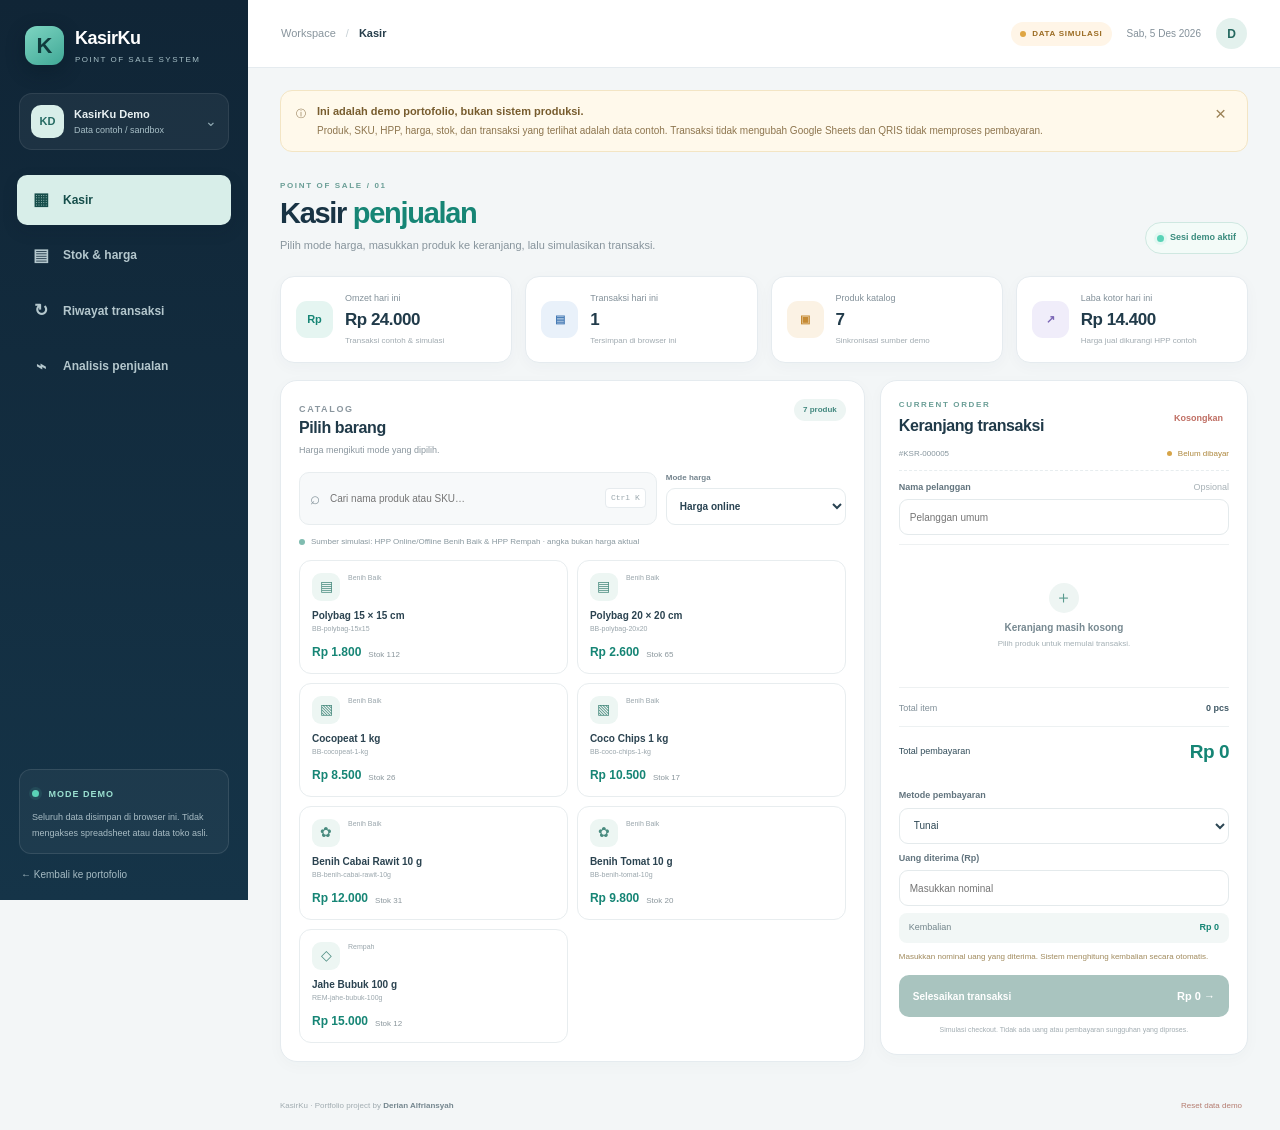
<file: kasirku/index.html>
<!doctype html>
<html lang="id">
<head>
  <meta charset="utf-8">
  <meta name="viewport" content="width=device-width, initial-scale=1">
  <meta name="theme-color" content="#102536">
  <meta name="description" content="KasirKu — demo portofolio sistem kasir Derian Alfriansyah. Simulasi katalog HPP, harga online dan offline bertingkat, stok, transaksi, riwayat, dan analisis penjualan.">
  <title>KasirKu — Portfolio Demo</title>
  <link rel="manifest" href="manifest.webmanifest">
  <link rel="icon" href="assets/kasirku-icon.svg" type="image/svg+xml">
  <link rel="stylesheet" href="app.css">
</head>
<body>
  <div class="app-shell">
    <aside class="sidebar" id="sidebar">
      <a class="brand" href="#kasir" aria-label="KasirKu beranda">
        <span class="brand-icon">K</span>
        <span class="brand-copy"><b>KasirKu</b><small>POINT OF SALE SYSTEM</small></span>
      </a>
      <div class="workspace-card">
        <span class="workspace-avatar">KD</span>
        <span class="workspace-copy"><b>KasirKu Demo</b><small>Data contoh / sandbox</small></span>
        <span class="workspace-chevron">⌄</span>
      </div>
      <nav class="side-nav" aria-label="Navigasi aplikasi">
        <button class="nav-item active" type="button" data-view="kasir"><span class="nav-symbol">▦</span>Kasir</button>
        <button class="nav-item" type="button" data-view="stok"><span class="nav-symbol">▤</span>Stok &amp; harga</button>
        <button class="nav-item" type="button" data-view="riwayat"><span class="nav-symbol">↻</span>Riwayat transaksi</button>
        <button class="nav-item" type="button" data-view="analisis"><span class="nav-symbol">⌁</span>Analisis penjualan</button>
      </nav>
      <div class="sidebar-spacer"></div>
      <div class="sidebar-note"><b><span class="demo-dot"></span> MODE DEMO</b><p>Seluruh data disimpan di browser ini. Tidak mengakses spreadsheet atau data toko asli.</p></div>
      <a class="back-link" href="../" target="_self">← Kembali ke portofolio</a>
    </aside>

    <main class="main-area">
      <header class="topbar">
        <button class="mobile-menu" id="mobile-menu" type="button" aria-label="Buka navigasi">☰</button>
        <div class="breadcrumb"><span>Workspace</span><span class="crumb-sep">/</span><b id="crumb-title">Kasir</b></div>
        <div class="topbar-right"><span class="demo-pill"><i></i> DATA SIMULASI</span><span class="date-label" id="today-label"></span><span class="user-avatar" title="Demo Derian">D</span></div>
      </header>

      <div class="demo-banner" role="note">
        <span class="banner-icon">ⓘ</span>
        <div><b>Ini adalah demo portofolio, bukan sistem produksi.</b><span>Produk, SKU, HPP, harga, stok, dan transaksi yang terlihat adalah data contoh. Transaksi tidak mengubah Google Sheets dan QRIS tidak memproses pembayaran.</span></div>
        <button type="button" id="dismiss-banner" aria-label="Tutup pemberitahuan">×</button>
      </div>

      <section class="view active" id="view-kasir">
        <div class="page-heading"><div><p class="eyebrow">POINT OF SALE / 01</p><h1>Kasir <span>penjualan</span></h1><p class="subheading">Pilih mode harga, masukkan produk ke keranjang, lalu simulasikan transaksi.</p></div><div class="shift-tag"><span class="live-dot"></span> Sesi demo aktif</div></div>
        <div class="summary-grid">
          <article class="summary-card"><span class="summary-icon teal">Rp</span><div><small>Omzet hari ini</small><strong id="today-revenue">Rp0</strong><em>Transaksi contoh &amp; simulasi</em></div></article>
          <article class="summary-card"><span class="summary-icon blue">▤</span><div><small>Transaksi hari ini</small><strong id="today-count">0</strong><em>Tersimpan di browser ini</em></div></article>
          <article class="summary-card"><span class="summary-icon amber">▣</span><div><small>Produk katalog</small><strong id="product-count">0</strong><em>Sinkronisasi sumber demo</em></div></article>
          <article class="summary-card"><span class="summary-icon violet">↗</span><div><small>Laba kotor hari ini</small><strong id="today-profit">Rp0</strong><em>Harga jual dikurangi HPP contoh</em></div></article>
        </div>

        <div class="pos-layout">
          <section class="panel catalog-panel">
            <div class="panel-heading"><div><p class="eyebrow">CATALOG</p><h2>Pilih barang</h2><p>Harga mengikuti mode yang dipilih.</p></div><span class="count-pill" id="catalog-count">0 produk</span></div>
            <div class="catalog-controls">
              <label class="search-box"><span>⌕</span><input id="product-search" type="search" placeholder="Cari nama produk atau SKU…" autocomplete="off"><kbd>Ctrl K</kbd></label>
              <label class="select-field"><span>Mode harga</span><select id="price-mode"><option value="online">Harga online</option><option value="offline1">Offline · 1 pcs</option><option value="offline10">Offline · 10 pcs</option><option value="offline20">Offline · 20+ pcs</option></select></label>
            </div>
            <div class="source-hint"><span class="hint-dot"></span> Sumber simulasi: HPP Online/Offline Benih Baik &amp; HPP Rempah · angka bukan harga aktual</div>
            <div class="product-grid" id="product-grid" aria-live="polite"></div>
            <div class="empty-state hidden" id="product-empty">Produk tidak ditemukan atau harga untuk mode ini belum tersedia.</div>
          </section>

          <aside class="panel order-panel">
            <div class="order-head"><div><p class="eyebrow">CURRENT ORDER</p><h2>Keranjang transaksi</h2></div><button class="text-button" id="clear-cart" type="button">Kosongkan</button></div>
            <div class="order-meta"><span id="order-number">#KSR-DEMO</span><span class="pending-tag"><i></i> Belum dibayar</span></div>
            <div class="field"><label for="customer-name">Nama pelanggan <span>Opsional</span></label><input class="text-input" id="customer-name" placeholder="Pelanggan umum"></div>
            <div class="cart-list" id="cart-list"><div class="cart-empty"><span>＋</span><b>Keranjang masih kosong</b><small>Pilih produk untuk memulai transaksi.</small></div></div>
            <div class="order-calculation">
              <div class="calc-row"><span>Total item</span><b id="total-qty">0 pcs</b></div>
              <div class="calc-row total-row"><span>Total pembayaran</span><strong id="order-total">Rp0</strong></div>
            </div>
            <div class="payment-block">
              <label class="field-label" for="payment-method">Metode pembayaran</label>
              <select class="text-input" id="payment-method"><option value="Tunai">Tunai</option><option value="QRIS">QRIS (pencatatan demo)</option></select>
              <div id="cash-fields"><label class="field-label" for="cash-received">Uang diterima (Rp)</label><input class="text-input" id="cash-received" type="number" min="0" step="1" inputmode="numeric" placeholder="Masukkan nominal"><div class="change-row"><span>Kembalian</span><b id="change-due">Rp0</b></div></div>
              <div class="payment-note" id="payment-note">Tunai: masukkan nominal yang diterima untuk menghitung kembalian.</div>
            </div>
            <button class="checkout-button" id="checkout-button" type="button" disabled><span>Selesaikan transaksi</span><b id="checkout-total">Rp0 →</b></button>
            <p class="order-footnote">Simulasi checkout. Tidak ada uang atau pembayaran sungguhan yang diproses.</p>
          </aside>
        </div>
      </section>

      <section class="view" id="view-stok">
        <div class="page-heading"><div><p class="eyebrow">INVENTORY &amp; ACTIVE PRICES / 02</p><h1>Stok <span>&amp; harga</span></h1><p class="subheading">Kelola stok dan nilai HPP/harga aktif seperti alur di KasirKu asli.</p></div><button class="primary-button" id="sync-catalog" type="button">↻ Simulasikan sinkronisasi</button></div>
        <div class="sync-explainer"><div class="sync-icon">↕</div><div><b>Alur sinkronisasi katalog HPP</b><p>Demo meniru aturan aplikasi asli: nilai harga yang sudah diisi secara manual dipertahankan; sinkronisasi hanya mengisi nilai yang masih kosong. Spreadsheet asli tidak diakses.</p></div></div>
        <div class="panel table-panel"><div class="panel-heading"><div><h2>Daftar stok &amp; harga aktif</h2><p id="stock-count-label">0 produk terdaftar.</p></div><input class="text-input table-search" id="stock-search" placeholder="Cari nama produk / SKU…"></div>
          <div class="table-scroll"><table><thead><tr><th>Produk / SKU</th><th>Sumber</th><th>HPP</th><th>Harga online</th><th>Offline 1 pcs</th><th>Offline 10 pcs</th><th>Offline 20+ pcs</th><th>Stok</th><th>Aksi</th></tr></thead><tbody id="stock-body"></tbody></table></div>
          <div class="table-note">Edit HPP dan harga aktif di aplikasi demo ini. Untuk menambah stok, gunakan tombol <b>Atur</b>. Perubahan hanya tersimpan pada browser yang digunakan.</div>
        </div>
      </section>

      <section class="view" id="view-riwayat">
        <div class="page-heading"><div><p class="eyebrow">TRANSACTION RECORDS / 03</p><h1>Riwayat <span>transaksi</span></h1><p class="subheading">Rincian transaksi contoh dan simulasi yang tersimpan di browser ini.</p></div><span class="count-pill" id="history-count">0 transaksi</span></div>
        <div class="summary-grid compact-summary"><article class="summary-card"><span class="summary-icon teal">Rp</span><div><small>Total omzet</small><strong id="history-revenue">Rp0</strong><em>Seluruh transaksi demo</em></div></article><article class="summary-card"><span class="summary-icon blue">▤</span><div><small>Jumlah transaksi</small><strong id="history-orders">0</strong><em>Catatan tersimpan lokal</em></div></article><article class="summary-card"><span class="summary-icon violet">↗</span><div><small>Total laba kotor</small><strong id="history-profit">Rp0</strong><em>Berdasarkan HPP contoh</em></div></article></div>
        <div class="panel table-panel"><div class="panel-heading"><div><h2>Semua transaksi</h2><p>Buka kembali detail transaksi dan struk demo.</p></div><input class="text-input table-search" id="history-search" placeholder="Cari ID / pelanggan…"></div><div class="table-scroll"><table><thead><tr><th>ID transaksi</th><th>Tanggal &amp; waktu</th><th>Pelanggan</th><th>Metode</th><th>Total</th><th>Laba kotor</th><th></th></tr></thead><tbody id="history-body"></tbody></table></div><div class="empty-state hidden" id="history-empty">Belum ada transaksi. Buat transaksi pertama dari menu Kasir.</div></div>
      </section>

      <section class="view" id="view-analisis">
        <div class="page-heading"><div><p class="eyebrow">SALES ANALYTICS / 04</p><h1>Analisis <span>penjualan</span></h1><p class="subheading">Ringkasan omzet, laba kotor, transaksi, produk terjual, dan produk terlaris.</p></div></div>
        <div class="panel analytics-filter"><div class="filter-fields"><label class="select-field"><span>Rentang analisis</span><select id="analytics-period"><option value="hari_ini">Hari ini</option><option value="7_hari" selected>7 hari terakhir</option><option value="30_hari">30 hari terakhir</option><option value="tanggal">Pilih tanggal</option></select></label><label class="select-field hidden" id="analytics-date-wrap"><span>Tanggal</span><input class="text-input" type="date" id="analytics-date"></label></div><span class="period-label" id="analytics-range">Periode analisis</span></div>
        <div class="analytics-kpis"><article class="metric-card"><span>Total omzet</span><strong id="metric-revenue">Rp0</strong><small id="metric-revenue-compare">Dibanding periode sebelumnya</small></article><article class="metric-card"><span>Laba kotor</span><strong id="metric-profit">Rp0</strong><small id="metric-profit-compare">Dibanding periode sebelumnya</small></article><article class="metric-card"><span>Jumlah transaksi</span><strong id="metric-orders">0</strong><small id="metric-orders-compare">Dibanding periode sebelumnya</small></article><article class="metric-card"><span>Produk terjual</span><strong id="metric-qty">0</strong><small>Jumlah kuantitas barang</small></article><article class="metric-card"><span>Rata-rata transaksi</span><strong id="metric-average">Rp0</strong><small>Omzet ÷ jumlah transaksi</small></article></div>
        <div class="analytics-layout"><section class="panel chart-panel"><div class="panel-heading"><div><h2>Grafik penjualan</h2><p>Batang menunjukkan omzet; garis menunjukkan laba kotor.</p></div><span class="chart-legend"><i class="legend-revenue"></i> Omzet <i class="legend-profit"></i> Laba</span></div><div class="chart-wrap"><canvas id="sales-chart" width="900" height="320" role="img" aria-label="Grafik omzet dan laba kotor"></canvas></div><div class="empty-chart hidden" id="chart-empty">Belum ada transaksi pada periode ini.</div></section>
          <section class="panel top-products-panel"><div class="panel-heading"><div><h2>5 produk terlaris</h2><p>Berdasarkan kuantitas terjual.</p></div></div><div id="top-products"></div><div class="empty-chart hidden" id="top-empty">Belum ada produk terjual pada periode ini.</div></section></div>
        <p class="analytics-note">Perhitungan demo mengikuti konsep KasirKu: omzet adalah subtotal penjualan, laba kotor dihitung dari (harga jual − HPP) × jumlah, dan perbandingan menggunakan periode sebelumnya yang setara.</p>
      </section>

      <footer class="app-footer"><span>KasirKu · Portfolio project by <b>Derian Alfriansyah</b></span><button type="button" id="reset-demo" class="reset-link">Reset data demo</button></footer>
    </main>
  </div>

  <dialog class="modal" id="product-modal"><form method="dialog" id="product-form"><div class="modal-head"><div><p class="eyebrow">ACTIVE PRICE SETTINGS</p><h2 id="product-modal-title">Atur harga produk</h2></div><button class="icon-close" type="button" data-close="product-modal" aria-label="Tutup">×</button></div><p class="modal-product-name" id="modal-product-name"></p><input type="hidden" id="modal-product-id">
    <div class="form-grid"><label>HPP (Rp)<input id="edit-cost" type="number" min="0" step="1"></label><label>Harga online (Rp)<input id="edit-online" type="number" min="0" step="1"></label><label>Offline · 1 pcs (Rp)<input id="edit-offline1" type="number" min="0" step="1"></label><label>Offline · 10 pcs (Rp)<input id="edit-offline10" type="number" min="0" step="1"></label><label>Offline · 20+ pcs (Rp)<input id="edit-offline20" type="number" min="0" step="1"></label><label>Tambah stok (pcs)<input id="restock-qty" type="number" min="0" step="1" value="0"></label></div>
    <p class="modal-hint">Kosongkan kolom harga bila memang belum tersedia. Nilai 0 dianggap harga aktif. Penambahan stok akan dijumlahkan ke stok saat ini.</p><div class="modal-actions"><button class="outline-button" id="reset-source-price" type="button">Kembalikan harga sumber</button><span class="spacer"></span><button class="outline-button" type="button" data-close="product-modal">Batal</button><button class="primary-button" type="submit">Simpan perubahan</button></div><p class="modal-feedback" id="product-feedback" role="status"></p>
  </form></dialog>

  <dialog class="modal receipt-modal" id="receipt-modal"><div class="receipt-paper"><div class="receipt-brand"><div class="receipt-logo">K</div><h2 id="receipt-shop-name">KasirKu Demo</h2><p>STRUK TRANSAKSI · DATA SIMULASI</p></div><div class="receipt-meta" id="receipt-meta"></div><div class="receipt-items" id="receipt-items"></div><div class="receipt-summary" id="receipt-summary"></div><p class="receipt-message">Terima kasih telah mencoba KasirKu Demo.</p><p class="receipt-warning">Bukan bukti pembayaran bank atau transaksi bisnis sungguhan.</p></div><div class="receipt-actions"><label class="phone-field">WhatsApp pelanggan<input id="receipt-phone" type="tel" placeholder="08xxxxxxxxxx"></label><button class="primary-button" id="send-receipt-wa" type="button">Kirim via WhatsApp ↗</button><button class="outline-button" id="print-receipt" type="button">Cetak struk</button><button class="outline-button" type="button" data-close="receipt-modal">Tutup</button></div></dialog>

  <div class="toast" id="toast" role="status" aria-live="polite"></div>
  <script src="app.js" defer></script>
</body>
</html>
</file>
<file: style.css>
:root{--ink:#0b1220;--ink-2:#111c30;--paper:#f4f5f7;--white:#fff;--muted:#aab3c2;--text:#172033;--accent:#8f9cff;--accent-2:#53d6c8;--line:rgba(255,255,255,.13);--dark-line:#dfe3e9;--radius:22px;--font-body:'DM Sans',sans-serif;--font-display:'Manrope',sans-serif}*{box-sizing:border-box}html{scroll-behavior:smooth;scroll-padding-top:90px}body{margin:0;font-family:var(--font-body);background:var(--ink);color:var(--white);line-height:1.65}a{color:inherit;text-decoration:none}button{font:inherit}.container{width:min(1140px,calc(100% - 48px));margin-inline:auto}.section{padding:112px 0}.site-header{position:sticky;top:0;z-index:50;background:rgba(11,18,32,.88);backdrop-filter:blur(18px);border-bottom:1px solid var(--line)}.nav-wrap{height:76px;display:flex;align-items:center;justify-content:space-between}.brand{display:inline-flex;align-items:center;gap:11px;font:800 13px var(--font-display);letter-spacing:.12em}.brand-mark{width:35px;height:35px;border:1px solid rgba(143,156,255,.6);border-radius:11px;display:grid;place-items:center;color:var(--accent);font-size:17px;letter-spacing:-.08em}.brand-muted{color:#778297;font-weight:600}.site-nav{display:flex;align-items:center;gap:34px;color:#c0c8d5;font-size:13px}.site-nav a{transition:color .2s}.site-nav a:hover{color:var(--white)}.nav-contact{padding:10px 15px;border:1px solid var(--line);border-radius:999px;color:var(--white)!important}.nav-contact span{color:var(--accent);margin-left:7px}.menu-toggle{display:none;background:none;border:0;padding:8px}.menu-toggle span{display:block;width:23px;height:2px;background:white;margin:5px}.hero{padding:105px 0 26px;overflow:hidden;background:radial-gradient(ellipse at 78% 37%,rgba(86,103,191,.19),transparent 35%),var(--ink)}.hero-grid{display:grid;grid-template-columns:1.12fr .88fr;align-items:center;gap:65px;min-height:490px}.eyebrow{font:700 10px var(--font-display);letter-spacing:.2em;color:#aab5ff;margin:0 0 22px}.eyebrow-dark{color:#6674bb}.status-dot{display:inline-block;width:7px;height:7px;background:var(--accent-2);border-radius:50%;margin-right:9px;box-shadow:0 0 0 5px rgba(83,214,200,.1)}h1,h2,h3,p{margin-top:0}h1,h2,h3{font-family:var(--font-display)}h1{font-size:clamp(42px,5.4vw,68px);line-height:1.09;letter-spacing:-.065em;max-width:690px;margin-bottom:24px}h2{font-size:clamp(32px,4vw,48px);line-height:1.15;letter-spacing:-.055em;margin:0}.gradient-text{background:linear-gradient(100deg,#a7b0ff 5%,#70dccc 100%);-webkit-background-clip:text;background-clip:text;color:transparent}.hero-lead{max-width:590px;color:#b2bdce;font-size:16px;line-height:1.85}.hero-lead strong{color:white}.hero-actions{display:flex;gap:13px;flex-wrap:wrap;margin-top:32px}.button{display:inline-flex;align-items:center;gap:20px;padding:14px 19px;border-radius:999px;font-size:13px;font-weight:700;transition:transform .2s,background .2s}.button:hover{transform:translateY(-2px)}.button-primary{background:#a7b0ff;color:#0b1220}.button-primary:hover{background:#c2c8ff}.button-ghost{border:1px solid var(--line);color:#e5e9f1}.button-ghost:hover{background:rgba(255,255,255,.06)}.hero-note{display:flex;align-items:center;gap:12px;margin-top:44px;color:#8793a7;font-size:11px}.note-line{height:1px;width:32px;background:#6472c0}.hero-visual{min-height:450px;position:relative;display:grid;place-items:center}.visual-orbit{position:absolute;border:1px solid rgba(143,156,255,.17);border-radius:50%;transform:rotate(-24deg)}.orbit-one{width:430px;height:280px}.orbit-two{width:360px;height:410px;transform:rotate(40deg)}.visual-card{position:relative;width:min(330px,85%);min-height:370px;padding:25px 27px;border:1px solid rgba(255,255,255,.2);border-radius:25px;background:linear-gradient(145deg,rgba(33,47,78,.94),rgba(14,24,43,.95));box-shadow:0 30px 90px rgba(0,0,0,.35);transform:rotate(3deg)}.visual-card-top{display:flex;justify-content:space-between;gap:8px;font:700 8px var(--font-display);letter-spacing:.12em;color:#8190aa}.visual-live{color:#7be0cf;font-size:7px}.avatar-placeholder{width:80px;height:80px;display:grid;place-items:center;margin-top:32px;border-radius:23px;background:linear-gradient(135deg,#aab3ff,#6ed6c8);color:#111c30;font:800 45px var(--font-display);letter-spacing:-.1em}.avatar-placeholder span{color:#fff}.visual-name{font:800 32px/1.06 var(--font-display);letter-spacing:-.06em;margin:20px 0 5px}.visual-role{font-size:11px;color:#aab6c9;margin-bottom:20px}.visual-divider{height:1px;background:var(--line);margin:17px 0}.visual-tags{display:flex;gap:6px;flex-wrap:wrap}.visual-tags span{font-size:8px;padding:6px 8px;border-radius:999px;background:rgba(255,255,255,.07);color:#bec8db}.visual-index{position:absolute;right:26px;bottom:26px;font:700 10px var(--font-display);color:#e4e9f5}.visual-index span{color:#75829b}.floating-chip{position:absolute;padding:10px 13px;border-radius:10px;background:#f0f2ff;color:#18223d;font:700 9px var(--font-display);letter-spacing:.08em;box-shadow:0 15px 35px rgba(0,0,0,.2)}.chip-top{top:70px;right:-2px;transform:rotate(5deg)}.chip-top b{color:#737ed0}.chip-bottom{bottom:62px;left:-15px;transform:rotate(-5deg);background:#1d2d43;color:#cbd6e5;border:1px solid var(--line)}.chip-star{color:#76decf;font-size:15px;margin-right:5px}.hero-bottom{border-top:1px solid var(--line);margin-top:48px;padding-top:18px;display:flex;justify-content:space-between;color:#76839a;font:700 9px var(--font-display);letter-spacing:.13em}.hero-bottom a{color:#b5c0d2}.section-light{background:var(--paper);color:var(--text)}.two-column{display:grid;grid-template-columns:1fr 1fr;gap:90px;align-items:start}.section-light h2{max-width:500px}.text-accent{color:#727ed0}.about-content{padding-top:8px;color:#596274;font-size:15px;line-height:1.9}.about-content p{margin-bottom:18px}.about-facts{display:grid;grid-template-columns:repeat(3,1fr);gap:12px;margin-top:34px;padding-top:25px;border-top:1px solid var(--dark-line)}.about-facts div{display:flex;flex-direction:column;gap:5px}.about-facts strong{font:800 23px var(--font-display);color:#6472c5}.about-facts span{font-size:10px;color:#7b8493}.section-dark{background:var(--ink-2)}.section-heading{display:flex;justify-content:space-between;align-items:end;gap:50px;margin-bottom:48px}.section-heading h2{max-width:600px}.heading-side{max-width:340px;margin:0 0 4px;color:#9ca9bd;font-size:12px;line-height:1.8}.skills-grid{display:grid;grid-template-columns:repeat(3,1fr);border-top:1px solid var(--line);border-left:1px solid var(--line)}.skill-card{position:relative;min-height:265px;padding:27px;border-right:1px solid var(--line);border-bottom:1px solid var(--line);transition:background .2s}.skill-card:hover{background:rgba(255,255,255,.035)}.skill-number{position:absolute;right:25px;top:25px;color:#68748b;font:700 10px var(--font-display)}.skill-icon{height:43px;width:43px;display:grid;place-items:center;border-radius:13px;background:rgba(143,156,255,.12);color:#aab3ff;font-size:22px;margin-bottom:24px}.skill-card h3{font-size:17px;margin-bottom:9px;letter-spacing:-.03em}.skill-card p{color:#9ba8bb;font-size:12px;line-height:1.8;min-height:65px;margin-bottom:20px}.skill-line{display:flex;gap:15px;color:#7c8aa1;font:700 8px var(--font-display);letter-spacing:.1em}.project-heading{margin-bottom:36px}.heading-side-light{color:#737d8e}.filter-bar{display:flex;gap:8px;flex-wrap:wrap;margin-bottom:28px}.filter-button{border:1px solid #d9dee6;background:transparent;color:#687184;padding:9px 15px;border-radius:999px;font-size:11px;cursor:pointer;transition:.2s}.filter-button:hover,.filter-button.active{background:#111c30;border-color:#111c30;color:white}.projects-grid{display:grid;grid-template-columns:repeat(2,1fr);gap:23px}.project-card{background:white;border:1px solid #e5e8ed;border-radius:19px;overflow:hidden;box-shadow:0 8px 26px rgba(20,30,50,.035);transition:transform .25s,box-shadow .25s}.project-card:hover{transform:translateY(-5px);box-shadow:0 18px 40px rgba(20,30,50,.09)}.project-card.is-hidden{display:none}.project-art{height:245px;position:relative;overflow:hidden;display:flex;align-items:center;justify-content:center}.art-label{position:absolute;top:19px;left:20px;font:700 8px var(--font-display);letter-spacing:.16em;color:rgba(255,255,255,.65)}.art-product{background:#d8dfd8}.product-shape{position:absolute;bottom:37px;width:90px;height:143px;border-radius:8px 8px 20px 20px;background:linear-gradient(90deg,#56665d,#aab8a8 45%,#617368);box-shadow:15px 14px 24px rgba(48,65,53,.16);clip-path:polygon(8% 0,92% 0,100% 100%,0 100%)}.shape-one{left:calc(50% - 85px);transform:rotate(-8deg);height:130px}.shape-two{left:calc(50% + 3px);transform:rotate(7deg);background:linear-gradient(90deg,#34483d,#8da18f 45%,#425b4a)}.art-caption{position:absolute;bottom:12px;right:20px;font:700 9px/1.3 var(--font-display);letter-spacing:.12em;text-align:right;color:#26392d}.art-caption b{font-size:14px}.art-seo{background:linear-gradient(135deg,#d9def7,#afbce8)}.seo-window{width:74%;padding:15px;border-radius:12px;background:#f9faff;box-shadow:0 20px 35px rgba(48,62,116,.18);transform:rotate(-3deg)}.seo-dots{font-size:7px;letter-spacing:2px;color:#9aa7d3;margin-bottom:12px}.seo-search{padding:9px 11px;border-radius:6px;background:#e9edfa;color:#6675ab;font-size:13px}.seo-search span{font-size:9px;margin-left:8px}.seo-result{margin-top:14px;padding:9px;border-bottom:1px solid #e7eaf4;display:grid;grid-template-columns:24px 1fr;column-gap:8px}.seo-result i{grid-row:span 2;width:23px;height:23px;border-radius:6px;background:#c9d1f4}.seo-result b{font-size:9px;color:#47568d}.seo-result small{font-size:7px;color:#8993b2}.seo-result.short{margin-top:4px}.art-sheet{background:#d7e4df}.sheet-window{width:76%;padding:14px;background:#fbfdfc;border-radius:10px;box-shadow:0 20px 35px rgba(35,69,56,.15);transform:rotate(2deg)}.sheet-top{display:flex;justify-content:space-between;font:700 8px var(--font-display);color:#49665a;margin-bottom:13px}.sheet-row{display:grid;grid-template-columns:1.4fr 1fr 1fr;padding:8px 7px;border-bottom:1px solid #e7eeea;font-size:8px;color:#68776f}.sheet-row.header{background:#eaf1ed;color:#49665a;font:700 7px var(--font-display);letter-spacing:.08em}.sheet-footer{font:700 7px var(--font-display);letter-spacing:.1em;color:#8b9c93;margin-top:10px}.art-code{background:#1c2940}.code-window{width:78%;border-radius:10px;overflow:hidden;background:#0d1727;box-shadow:0 20px 40px rgba(0,0,0,.28);transform:rotate(-2deg)}.code-top{display:flex;justify-content:space-between;padding:12px 15px;background:#192943;color:#8f9cb2;font-size:8px}.code-window pre{padding:15px 18px;margin:0;color:#c7d3e5;font:11px/1.8 ui-monospace,monospace}.code-purple{color:#c3a8ff}.code-blue{color:#79c8ed}.code-foot{padding:0 18px 13px;color:#6c829f;font:700 7px var(--font-display);letter-spacing:.12em}.art-video{background:linear-gradient(135deg,#f3d8c9,#e9b9ad)}.video-frame{height:185px;width:108px;border:5px solid #fff;border-radius:14px;background:linear-gradient(160deg,#6a708e,#2f3c5c 55%,#db9d89);position:relative;display:flex;align-items:center;justify-content:center;box-shadow:0 15px 30px rgba(83,49,56,.2)}.play-button{position:absolute;top:12px;right:12px;width:22px;height:22px;border-radius:50%;display:grid;place-items:center;background:rgba(255,255,255,.22);font-size:8px}.video-copy{font:800 20px/1.1 var(--font-display);letter-spacing:-.05em}.video-copy b{color:#f2c5a9}.video-ratio{position:absolute;bottom:7px;right:7px;font:700 7px var(--font-display);color:white}.timeline{position:absolute;bottom:25px;left:calc(50% + 66px);width:100px;display:flex;gap:3px}.timeline i{height:6px;flex:1;border-radius:2px;background:#fff;opacity:.8}.timeline i:nth-child(2){background:#6c708d}.timeline i:nth-child(4){background:#d27f6e}.art-promo{background:#d9ddf3}.promo-poster{width:155px;height:190px;background:#111c30;color:white;padding:16px 14px;position:relative;z-index:1;box-shadow:0 15px 30px rgba(44,51,99,.2);transform:rotate(-5deg)}.promo-poster span,.promo-poster small{font:700 6px var(--font-display);letter-spacing:.14em;color:#9ca9c8}.promo-poster b{display:block;font:800 31px/.95 var(--font-display);letter-spacing:-.08em;margin:24px 0 16px}.promo-poster em{font-style:normal;color:#9fafff}.promo-orb{position:absolute;width:170px;height:170px;border-radius:50%;background:linear-gradient(135deg,#b9c2ff,#6bcfc3);right:16%;top:22%;filter:blur(.2px);opacity:.8}.project-info{padding:22px 23px 24px}.project-meta{display:flex;justify-content:space-between;color:#8892a1;font:700 8px var(--font-display);letter-spacing:.13em;margin-bottom:13px}.project-info h3{font-size:19px;color:#19243a;letter-spacing:-.04em;margin-bottom:8px}.project-info p{font-size:12px;color:#687386;line-height:1.8;min-height:44px;margin-bottom:16px}.project-tags{display:flex;gap:6px;flex-wrap:wrap;margin-bottom:17px}.project-tags span{font-size:9px;color:#616e86;background:#f0f2f6;padding:5px 8px;border-radius:5px}.project-status{display:inline-block;padding-top:12px;border-top:1px solid #e7eaf0;width:100%;font:700 8px var(--font-display);letter-spacing:.11em;color:#7580b9}.projects-note{margin:24px 0 0;padding:13px 16px;border-left:3px solid #8792dd;background:#e9ebf3;color:#656f82;font-size:11px;line-height:1.7}.experience-layout{align-items:start}.experience-intro{max-width:410px;color:#9eabc0;font-size:13px;line-height:1.8;margin-top:22px}.timeline-list{border-left:1px solid rgba(255,255,255,.17);padding-left:32px}.timeline-item{position:relative;padding:0 0 34px}.timeline-item:last-child{padding-bottom:0}.timeline-point{position:absolute;left:-38px;top:2px;width:11px;height:11px;border-radius:50%;background:#a5afff;box-shadow:0 0 0 5px rgba(165,175,255,.12)}.timeline-meta{color:#8f9cff;font:700 8px var(--font-display);letter-spacing:.16em;margin-bottom:9px}.timeline-item h3{font-size:18px;margin:0 0 7px;letter-spacing:-.03em}.timeline-item p{color:#a0adc0;font-size:12px;line-height:1.8;max-width:490px;margin-bottom:7px}.timeline-hint{color:#738198;font-size:10px;font-style:italic}.contact-section{background:radial-gradient(ellipse at 80% 50%,rgba(93,110,191,.16),transparent 38%),#0b1220}.contact-box{display:grid;grid-template-columns:1.2fr .8fr;gap:70px;align-items:center;padding:35px 0}.contact-box h2{max-width:570px}.contact-lead{color:#9eabc0;font-size:13px;margin:20px 0 0}.contact-actions{padding:27px;border:1px solid var(--line);border-radius:18px;background:rgba(255,255,255,.035)}.contact-placeholder{font-size:10px;color:#8190a6;line-height:1.7;margin:15px 0}.social-links{display:flex;gap:22px;padding-top:15px;border-top:1px solid var(--line);font-size:11px;color:#c2cde0}.social-links span{color:#a5afff}.site-footer{background:#080e19;border-top:1px solid var(--line);padding:23px 0}.footer-inner{display:flex;align-items:center;justify-content:space-between;gap:20px}.footer-inner p,.footer-inner>span{font-size:9px;color:#748198;margin:0}.skip-link{position:absolute;left:-999px;top:8px;background:white;color:#111;padding:8px 12px;z-index:100}.skip-link:focus{left:8px}:focus-visible{outline:3px solid #8f9cff;outline-offset:3px}
@media(max-width:900px){.hero-grid{gap:25px}.two-column{gap:45px}.section{padding:85px 0}.skill-card{padding:22px}.heading-side{max-width:290px}.hero-visual{transform:scale(.92)}}
@media(max-width:700px){.container{width:min(100% - 34px,540px)}.nav-wrap{height:68px}.menu-toggle{display:block;cursor:pointer}.site-nav{display:none;position:absolute;top:68px;left:0;right:0;padding:18px 24px 23px;background:#101a2c;border-bottom:1px solid var(--line);flex-direction:column;align-items:stretch;gap:17px}.site-nav.is-open{display:flex}.site-nav a{padding:5px 0}.nav-contact{padding:10px 13px!important;width:max-content}.hero{padding-top:75px}.hero-grid{grid-template-columns:1fr;gap:15px}.hero-copy{position:relative;z-index:2}.hero-visual{min-height:390px;margin-top:0}.visual-card{width:285px;min-height:340px}.avatar-placeholder{margin-top:23px}.visual-name{font-size:29px}.orbit-one{width:350px;height:245px}.orbit-two{width:280px;height:350px}.chip-top{right:3px;top:48px}.chip-bottom{left:0;bottom:40px}.hero-bottom{margin-top:22px;gap:15px;flex-wrap:wrap}.hero-bottom span:nth-child(2){display:none}.section{padding:76px 0}.two-column,.contact-box{grid-template-columns:1fr;gap:30px}.about-content{padding-top:0}.about-facts{margin-top:25px}.section-heading{display:block;margin-bottom:35px}.heading-side{margin-top:17px;max-width:470px}.skills-grid{grid-template-columns:1fr 1fr}.skill-card{min-height:250px;padding:19px}.skill-card p{min-height:88px}.projects-grid{grid-template-columns:1fr;gap:17px}.project-art{height:220px}.project-info{padding:19px}.project-info p{min-height:0}.timeline-list{margin-left:5px}.contact-box{padding:0}.contact-actions{max-width:100%}.footer-inner{flex-wrap:wrap}.footer-inner p{order:3;width:100%}}
@media(max-width:390px){h1{font-size:39px}.skills-grid{grid-template-columns:1fr}.skill-card{min-height:0}.skill-card p{min-height:0}.about-facts{gap:5px}.about-facts span{font-size:9px}.hero-bottom{font-size:8px}}
@media(prefers-reduced-motion:reduce){html{scroll-behavior:auto}*,*::before,*::after{transition:none!important}}

/* Tambahan komponen khusus portofolio Derian versi 2 */
.art-store{background:linear-gradient(135deg,#d8e5df,#a8c2b9)}
.store-visual{width:70%;min-height:150px;padding:22px;border-radius:16px;background:linear-gradient(145deg,#142238,#253d60);color:#f5f7fc;box-shadow:0 20px 40px rgba(15,31,52,.23);display:flex;flex-direction:column;justify-content:center;gap:8px;transform:rotate(-3deg)}
.store-mark{font:800 11px var(--font-display);letter-spacing:.16em;color:#91e4d3}
.store-visual strong{font:800 26px/.98 var(--font-display);letter-spacing:-.06em}
.store-visual small{font:700 7px var(--font-display);letter-spacing:.12em;color:#aab8cc}
.art-affiliate{background:linear-gradient(130deg,#e9dff4,#c3c8ed)}
.affiliate-visual{width:76%;padding:24px;border-radius:15px;background:#151d32;color:#fff;box-shadow:0 20px 35px rgba(34,32,71,.2);transform:rotate(2deg)}
.affiliate-visual>span{font:700 7px var(--font-display);letter-spacing:.18em;color:#8edbce}
.affiliate-visual strong{display:block;font:800 27px/.98 var(--font-display);letter-spacing:-.06em;margin:12px 0 17px}
.brand-pills{display:flex;gap:6px;flex-wrap:wrap}.brand-pills i{font:700 7px var(--font-display);font-style:normal;padding:6px 8px;border-radius:99px;background:rgba(255,255,255,.1);color:#cbd3e8}
.art-multistore{background:linear-gradient(135deg,#dce9d9,#b5d1c4)}
.store-stack{width:76%;display:grid;gap:7px;transform:rotate(-2deg)}
.store-stack span{display:block;padding:12px 15px;border-radius:8px;background:#f9fcfa;color:#315b4d;font:800 9px var(--font-display);letter-spacing:.1em;box-shadow:0 8px 15px rgba(48,83,70,.08)}
.store-stack span:nth-child(2){margin-left:12px;background:#eaf3ee}.store-stack span:nth-child(3){margin-left:24px;background:#dcebe3}.store-stack span:nth-child(4){margin-left:36px;background:#c9dfd4;font-size:7px}
.art-ads{background:linear-gradient(135deg,#c6d5f2,#a4b0df)}
.ads-panel{width:78%;padding:18px;border-radius:12px;background:#101c31;box-shadow:0 20px 35px rgba(26,42,75,.2);transform:rotate(2deg)}
.ads-top{display:flex;justify-content:space-between;gap:8px;color:#e3e9f5;font:700 8px var(--font-display)}.ads-top span{font-size:6px;color:#77d9ca}
.ads-bars{height:105px;display:flex;align-items:end;gap:7px;padding:12px 5px 0;border-bottom:1px solid rgba(255,255,255,.16)}.ads-bars i{display:block;flex:1;border-radius:4px 4px 0 0;background:linear-gradient(#70dcca,#8796ee);height:40%}.ads-bars i:nth-child(2){height:58%}.ads-bars i:nth-child(3){height:47%}.ads-bars i:nth-child(4){height:76%}.ads-bars i:nth-child(5){height:61%}.ads-bars i:nth-child(6){height:88%}.ads-bars i:nth-child(7){height:71%}.ads-bars i:nth-child(8){height:95%}
.ads-foot{display:flex;justify-content:space-between;margin-top:12px;color:#90a1bc;font:700 6px var(--font-display);letter-spacing:.1em}
.art-ugc{background:linear-gradient(135deg,#f2d9d1,#d8b8d9);position:relative}
.ugc-phone{position:relative;z-index:2;width:108px;height:183px;padding:7px;border:4px solid #fff;border-radius:17px;background:#222d49;box-shadow:0 15px 30px rgba(62,46,78,.2);transform:rotate(-5deg)}
.ugc-screen{height:100%;border-radius:10px;background:linear-gradient(160deg,#6a638c,#2b3e60 60%,#d28f9d);display:flex;flex-direction:column;justify-content:center;padding:12px;color:white}.ugc-screen span{font:700 6px var(--font-display);letter-spacing:.16em}.ugc-screen strong{font:800 22px/.98 var(--font-display);letter-spacing:-.05em;margin:14px 0}.ugc-screen small{font:700 6px var(--font-display);color:#e5cbdc}.ugc-orb{position:absolute;width:145px;height:145px;border-radius:50%;right:18%;top:16%;background:linear-gradient(135deg,#a5aef5,#79d8c7);opacity:.75}
.art-kasir{background:linear-gradient(135deg,#d6e8e6,#acc9d7)}
.kasir-screen{width:75%;padding:16px;border-radius:12px;background:#fbfdfd;box-shadow:0 18px 36px rgba(38,77,87,.17);transform:rotate(2deg)}
.kasir-head{display:flex;justify-content:space-between;color:#315d69;font:800 9px var(--font-display);letter-spacing:.1em}.kasir-head span{font-size:7px;color:#8199a1}
.kasir-total{margin:12px 0;padding:12px;border-radius:8px;background:#e9f2f1;display:flex;flex-direction:column;gap:3px}.kasir-total small{font:700 6px var(--font-display);color:#77918e}.kasir-total strong{font:800 21px var(--font-display);color:#244a4a}
.kasir-lines{display:grid;gap:6px}.kasir-lines i{height:5px;border-radius:99px;background:#e7ecee}.kasir-lines i:nth-child(2){width:75%}.kasir-lines i:nth-child(3){width:55%}
.kasir-pay{display:flex;gap:7px;margin-top:13px}.kasir-pay span{padding:6px 9px;border-radius:5px;background:#d9eeea;color:#3b7168;font:700 7px var(--font-display)}.kasir-pay span+span{background:#edf0f5;color:#66738a}.kasir-sync{display:block;margin-top:12px;font:700 6px var(--font-display);letter-spacing:.13em;color:#8a9ba5}
.event-section{padding-top:85px;padding-bottom:85px}.event-layout{display:grid;grid-template-columns:.9fr 1.1fr;gap:65px;align-items:center}.event-copy h2{max-width:520px}.event-copy>p:not(.eyebrow){color:#606b7b;font-size:13px;line-height:1.85;margin-top:18px}.event-disclaimer{font-size:10px!important;color:#87909f!important}.event-figure{margin:0;padding:12px;border-radius:18px;background:#fff;box-shadow:0 15px 45px rgba(20,30,50,.08)}.event-figure img{display:block;width:100%;max-height:480px;object-fit:cover;object-position:center 38%;border-radius:11px}.event-figure figcaption{padding:11px 5px 2px;color:#687386;font-size:10px}
@media(max-width:700px){.event-layout{grid-template-columns:1fr;gap:28px}.event-figure img{max-height:420px}.store-visual{width:78%}.brand-pills{gap:4px}}

/* Version 3: profile photo and bilingual header controls */
.language-switch{display:inline-flex;align-items:center;gap:4px;padding:4px;border:1px solid rgba(255,255,255,.16);border-radius:999px;background:rgba(255,255,255,.045);margin-left:24px}
.language-button{min-width:35px;padding:7px 9px;border:0;border-radius:999px;background:transparent;color:#9eabc0;font:800 10px var(--font-display);letter-spacing:.08em;cursor:pointer;transition:background .2s,color .2s}
.language-button:hover{color:#fff}
.language-button.active{background:#a7b0ff;color:#0b1220}
.profile-photo{display:block;width:126px;height:145px;margin-top:25px;border:3px solid rgba(255,255,255,.78);border-radius:22px;object-fit:cover;object-position:center 24%;box-shadow:0 12px 28px rgba(0,0,0,.25)}
.visual-card{min-height:445px}
@media(max-width:820px){.site-nav{gap:17px;font-size:12px}.brand{font-size:11px}.language-switch{margin-left:8px}}
@media(max-width:900px){.language-switch{margin-left:8px}}
@media(max-width:700px){.nav-wrap{gap:10px}.site-nav{margin:0}.language-switch{margin-left:auto;margin-right:2px}.profile-photo{width:116px;height:132px;margin-top:21px}.visual-card{min-height:430px}}
@media(max-width:390px){.language-button{min-width:31px;padding:6px 7px}.profile-photo{width:108px;height:124px}}



/* Version 5: privacy-aware analytics charts and contact details */
.evidence-section{padding-top:86px;padding-bottom:86px}
.evidence-heading{align-items:end}
.analytics-grid{display:grid;grid-template-columns:repeat(2,minmax(0,1fr));gap:18px;margin-top:36px}
.analytics-card{min-width:0;padding:24px;border:1px solid #e4e8ef;border-radius:17px;background:#fff;box-shadow:0 10px 28px rgba(22,35,58,.055)}
.analytics-card-wide{grid-column:1/-1}
.analytics-card-head{display:flex;justify-content:space-between;gap:16px;align-items:flex-start;margin-bottom:20px}
.analytics-kicker{display:block;margin-bottom:8px;color:#7784a0;font:800 8px/1.5 var(--font-display);letter-spacing:.15em}
.analytics-card-head h3{margin:0;color:#19243a;font:800 20px/1.25 var(--font-display);letter-spacing:-.04em}
.analytics-card-head p{margin:7px 0 0;color:#778195;font-size:11px}
.analytics-index{display:grid;place-items:center;flex:0 0 34px;width:34px;height:34px;border-radius:10px;background:#eef0ff;color:#6875c7;font:800 10px var(--font-display)}
.analytics-kpis{display:grid;grid-template-columns:repeat(2,minmax(0,1fr));gap:10px}
.analytics-kpi{min-width:0;padding:14px;border-radius:11px;background:#f3f5f9;display:flex;flex-direction:column;gap:5px}
.analytics-kpi span{color:#778195;font-size:10px}
.analytics-kpi strong{color:#1b2940;font:800 22px/1.15 var(--font-display);letter-spacing:-.045em;overflow-wrap:anywhere}
.analytics-kpi small{color:#8892a3;font-size:9px;line-height:1.5}
.analytics-kpi-primary{grid-column:1/-1;background:linear-gradient(120deg,#eef0ff,#e9f7f5)}
.analytics-kpi-primary strong{font-size:29px;color:#202c4c}
.analytics-chart-block{margin-top:22px;padding-top:18px;border-top:1px solid #e8ebf0}
.analytics-chart-title{margin-bottom:14px;color:#27344b;font:800 11px var(--font-display)}
.hbar-row{display:grid;grid-template-columns:112px minmax(50px,1fr) 38px;gap:10px;align-items:center;margin:12px 0}
.hbar-row>span{color:#677388;font-size:10px}
.hbar-row>b{color:#27344b;text-align:right;font:800 11px var(--font-display)}
.hbar-track,.live-bar-track{height:9px;border-radius:99px;background:#edf0f5;overflow:hidden}
.hbar-track i,.live-bar-track i{display:block;height:100%;border-radius:99px;background:linear-gradient(90deg,#8b94f1,#5bc8bd)}
.live-chart{display:grid;gap:18px;margin-top:10px}
.live-chart-row{display:grid;grid-template-columns:150px minmax(80px,1fr) 115px;gap:14px;align-items:center}
.live-chart-label{display:flex;flex-direction:column;gap:4px}
.live-chart-label span{color:#25334b;font:800 11px var(--font-display)}
.live-chart-label small{color:#7c8799;font-size:9px}
.live-chart-row>strong{color:#25334b;text-align:right;font:800 12px var(--font-display);white-space:nowrap}
.live-bar-track{height:14px;background:#eef1f6}
.analytics-footnote{margin:17px 0 0;padding-top:14px;border-top:1px solid #e9edf2;color:#7a8495;font-size:10px;line-height:1.75}
.analytics-disclaimer{margin-top:18px;padding:13px 16px;border-left:3px solid #8490dc;background:#f0f2f8;color:#647087;font-size:10px;line-height:1.75}
.event-proof-row{display:grid;grid-template-columns:180px 1fr;gap:22px;align-items:center;margin-top:28px;padding:18px;border:1px solid #e4e8ef;border-radius:16px;background:#fff}
.event-proof-photo{margin:0;overflow:hidden;border-radius:10px;background:#e9edf4}
.event-proof-photo img{display:block;width:100%;height:160px;object-fit:cover;object-position:center 35%}
.event-proof-copy h3{margin:7px 0;color:#1c2940;font:800 18px/1.3 var(--font-display)}
.event-proof-copy>p:last-child{color:#697589;font-size:11px;line-height:1.7}
.contact-actions{display:flex;flex-direction:column;gap:13px}
.contact-actions .button{width:max-content;max-width:100%}
.contact-detail{display:flex;flex-direction:column;gap:4px;padding-top:12px;border-top:1px solid var(--line)}
.contact-detail span{color:#8290a6;font-size:10px}
.contact-detail a{color:#eef2ff;font:700 14px var(--font-display);text-decoration:none;overflow-wrap:anywhere}
.contact-detail a:hover{color:#a9b3ff}
.contact-placeholder{margin:0;color:#7e8ba1;font-size:9px;line-height:1.6}
@media(max-width:900px){.analytics-grid{grid-template-columns:1fr}.analytics-card-wide{grid-column:auto}}
@media(max-width:700px){.evidence-heading{display:block}.analytics-card{padding:18px}.analytics-kpi-primary strong{font-size:25px}.hbar-row{grid-template-columns:93px minmax(40px,1fr) 32px;gap:7px}.live-chart-row{grid-template-columns:1fr 84px;gap:7px}.live-chart-label{grid-column:1/-1;flex-direction:row;justify-content:space-between;align-items:center}.live-chart-row>strong{font-size:10px}.live-bar-track{grid-column:1}.event-proof-row{grid-template-columns:1fr;gap:14px}.event-proof-photo img{height:190px;object-position:center 35%}.contact-actions .button{width:100%;justify-content:center}}


/* Version 7: lightweight animated tools and platform wordmarks */
.tools-section{padding:66px 0 72px;background:#0b1220;border-top:1px solid rgba(255,255,255,.09);overflow:hidden}
.tools-heading{display:flex;justify-content:space-between;align-items:end;gap:42px;margin-bottom:28px}
.tools-heading .eyebrow{margin-bottom:12px}
.tools-heading h2{max-width:560px;font-size:clamp(28px,3.3vw,38px);line-height:1.16}
.tools-intro{max-width:365px;margin:0 0 3px;color:#9ca9bd;font-size:12px;line-height:1.8}
.tools-marquee{overflow:hidden;position:relative;width:100%;padding:8px 0 14px;mask-image:linear-gradient(to right,transparent,black 4%,black 96%,transparent)}
.tools-track{display:flex;width:max-content;animation:tools-marquee 38s linear infinite;will-change:transform}
.tools-marquee:hover .tools-track,.tools-marquee:focus-within .tools-track{animation-play-state:paused}
.tools-group{display:flex;align-items:center;gap:14px;padding-right:14px}
.tool-card{width:176px;min-height:83px;flex:0 0 176px;display:grid;grid-template-columns:42px 1fr;grid-template-rows:auto auto;align-content:center;align-items:center;column-gap:12px;padding:13px 15px;border:1px solid rgba(255,255,255,.12);border-radius:16px;background:linear-gradient(145deg,rgba(255,255,255,.075),rgba(255,255,255,.025));box-shadow:0 12px 28px rgba(0,0,0,.12);transition:transform .22s,border-color .22s,background .22s}
.tool-card:hover{transform:translateY(-4px);border-color:rgba(143,156,255,.5);background:rgba(255,255,255,.09)}
.tool-mark{width:42px;height:42px;grid-row:1/3;display:grid;place-items:center;border-radius:13px;background:rgba(255,255,255,.08);animation:tool-float 3.8s ease-in-out infinite}
.tool-mark svg{width:27px;height:27px;overflow:visible}
.tool-mark svg path,.tool-mark svg rect,.tool-mark svg circle{vector-effect:non-scaling-stroke}
.tool-name{align-self:end;color:#f2f5fb;font:700 13px/1.2 var(--font-display);white-space:nowrap}
.tool-type{align-self:start;margin-top:5px;color:#8492aa;font:700 7px/1.2 var(--font-display);letter-spacing:.12em;white-space:nowrap}
.mark-tiktok svg path{fill:none;stroke-width:3.1;stroke-linecap:round;stroke-linejoin:round}
.mark-tiktok .tiktok-main{stroke:#f7f8fc}.mark-tiktok .tiktok-shadow-cyan{stroke:#4de8e2;transform:translate(-1.1px,.7px)}.mark-tiktok .tiktok-shadow-pink{stroke:#ff5d91;transform:translate(1px,-.4px)}
.mark-tokopedia{color:#35b56a}.mark-tokopedia svg{fill:none;stroke:#35b56a;stroke-width:1.9;stroke-linecap:round;stroke-linejoin:round}
.mark-shopee{color:#f47732}.mark-shopee svg{fill:none;stroke:#f47732;stroke-width:1.9;stroke-linecap:round;stroke-linejoin:round}
.mark-kasirku{background:linear-gradient(145deg,rgba(90,145,255,.2),rgba(79,216,204,.16));color:#79d8db}.mark-kasirku svg{fill:none;stroke:#79d8db;stroke-width:1.8;stroke-linecap:round;stroke-linejoin:round}
.mark-canva{background:linear-gradient(145deg,rgba(28,190,213,.18),rgba(133,105,238,.22));color:#a9a3ff}.mark-canva svg{fill:none;stroke:#a9a3ff;stroke-width:2.1;stroke-linecap:round}
.mark-chatgpt{color:#c0e3d8}.mark-chatgpt svg{fill:none;stroke:#c0e3d8;stroke-width:1.5;stroke-linecap:round;stroke-linejoin:round}
.mark-capcut{color:#fff}.mark-capcut svg{fill:none;stroke:#fff;stroke-width:2.2;stroke-linejoin:round}
.tool-card:nth-child(2n) .tool-mark{animation-delay:.35s}.tool-card:nth-child(3n) .tool-mark{animation-delay:.7s}.tool-card:nth-child(4n) .tool-mark{animation-delay:1.05s}
.tools-footnote{margin:10px 0 0;color:#75839a;font-size:10px;line-height:1.6}
@keyframes tools-marquee{from{transform:translateX(0)}to{transform:translateX(-50%)}}
@keyframes tool-float{0%,100%{transform:translateY(0)}50%{transform:translateY(-4px)}}
@media(max-width:900px){.tools-heading{gap:26px}.tools-intro{max-width:300px}}
@media(max-width:700px){.tools-section{padding:54px 0 58px}.tools-heading{display:block;margin-bottom:20px}.tools-heading h2{font-size:29px}.tools-intro{margin-top:13px;max-width:500px}.tool-card{width:158px;flex-basis:158px;min-height:78px;padding:11px 12px;grid-template-columns:38px 1fr;column-gap:10px}.tool-mark{width:38px;height:38px}.tools-track{animation-duration:44s}}
@media(prefers-reduced-motion:reduce){.tools-track,.tool-mark{animation:none!important}.tools-marquee{overflow-x:auto;mask-image:none}.tools-track{transform:none!important}}


/* Version 8: prominent KasirKu demo action on its portfolio card */
.project-demo-link{display:inline-flex;align-items:center;justify-content:center;gap:8px;margin:0 0 13px;padding:10px 13px;border-radius:999px;background:#137d70;color:#fff;font:800 10px var(--font-display);letter-spacing:.02em;transition:transform .2s,background .2s,box-shadow .2s;box-shadow:0 7px 16px rgba(19,125,112,.15)}
.project-demo-link:hover{transform:translateY(-2px);background:#0e665d;box-shadow:0 10px 22px rgba(19,125,112,.22)}
.project-demo-link:focus-visible{outline:3px solid #8f9cff;outline-offset:3px}

.demo-disclaimer{display:block;margin:-5px 0 13px;color:#89949f;font-size:9px;line-height:1.6}


/* Evidence-led case-study context */
.analytics-scope{margin:0 0 17px;padding:12px 14px;border-left:3px solid #7887d7;border-radius:0 10px 10px 0;background:#f3f5fa}
.analytics-scope>span{display:block;color:#7784a0;font:800 8px/1.5 var(--font-display);letter-spacing:.14em}
.analytics-scope p{margin:5px 0 0;color:#59667b;font-size:11px;line-height:1.7}
.analytics-source-note{margin:15px 0 0;padding-top:12px;border-top:1px solid #e8ebf1;color:#7a8495;font-size:10px;line-height:1.7}


/* Cropped source documentation gallery */
.evidence-gallery{margin-top:30px}
.evidence-gallery-heading{display:flex;justify-content:space-between;gap:28px;align-items:end;margin-bottom:17px}
.evidence-gallery-heading .eyebrow{margin-bottom:8px}
.evidence-gallery-heading h3{margin:0;color:#1c2940;font:800 22px/1.25 var(--font-display);letter-spacing:-.04em}
.evidence-gallery-heading>p{max-width:460px;margin:0;color:#748095;font-size:11px;line-height:1.75}
.evidence-photo-grid{display:grid;grid-template-columns:repeat(2,minmax(0,1fr));gap:15px}
.evidence-photo-card{min-width:0;margin:0;padding:10px;border:1px solid #e3e8ef;border-radius:14px;background:#fff;box-shadow:0 8px 22px rgba(22,35,58,.045)}
.evidence-photo-card>a{display:grid;place-items:center;min-height:170px;overflow:hidden;border-radius:9px;background:#101827}
.evidence-photo-card img{display:block;width:100%;height:220px;object-fit:contain}
.evidence-photo-card figcaption{display:grid;gap:5px;padding:11px 4px 3px}
.evidence-photo-card figcaption strong{color:#26334b;font:800 12px/1.45 var(--font-display)}
.evidence-photo-card figcaption span{color:#758196;font-size:10px;line-height:1.65}
.evidence-photo-note{margin:13px 0 0;color:#7b8495;font-size:10px;line-height:1.7}
@media(max-width:760px){
  .evidence-gallery-heading{display:block}
  .evidence-gallery-heading>p{margin-top:10px}
  .evidence-photo-card img{height:185px}
}
@media(max-width:520px){
  .evidence-photo-grid{grid-template-columns:1fr}
  .evidence-photo-card img{height:auto;max-height:230px}
}

/* Version 10: UGC sample, certificates, tidy-ups */
.site-nav{gap:26px}
@media(max-width:1060px) and (min-width:701px){.site-nav{gap:15px;font-size:12px}.brand-muted{display:none}}
.content-sample{display:grid;grid-template-columns:260px 1fr;gap:34px;align-items:center;margin-top:28px;padding:22px;border:1px solid #e5e8ed;border-radius:19px;background:#fff;box-shadow:0 8px 26px rgba(20,30,50,.035)}
.content-video{position:relative;margin:0;border-radius:14px;overflow:hidden;background:#101827;aspect-ratio:9/16}
.content-video video{display:block;width:100%;height:100%;object-fit:cover}
.ai-badge{position:absolute;top:10px;left:10px;padding:5px 8px;border-radius:6px;background:rgba(11,18,32,.78);color:#cfd6ff;font:700 8px var(--font-display);letter-spacing:.12em;pointer-events:none}
.content-sample-copy h3{margin:0 0 10px;color:#19243a;font-size:22px;line-height:1.25;letter-spacing:-.04em}
.content-sample-copy>p:not(.eyebrow){color:#687386;font-size:13px;line-height:1.8;margin-bottom:14px}
.content-sample-copy .eyebrow{margin-bottom:12px}
.sample-points{margin:0 0 16px;padding:0;list-style:none;display:grid;gap:8px}
.sample-points li{position:relative;padding-left:20px;color:#4d5a70;font-size:12px;line-height:1.6}
.sample-points li::before{content:"";position:absolute;left:0;top:7px;width:8px;height:8px;border-radius:50%;background:#8f9cff}
.sample-note{display:block;padding-top:12px;border-top:1px solid #e7eaf0;color:#7b8495;font-size:10px;line-height:1.7}
.cert-section{background:#eceff5;color:var(--text)}
.cert-section h2{max-width:520px}
.cert-grid{display:grid;grid-template-columns:repeat(3,minmax(0,1fr));gap:18px}
.cert-card{margin:0;display:flex;flex-direction:column;border:1px solid #e0e5ec;border-radius:16px;overflow:hidden;background:#fff;box-shadow:0 8px 22px rgba(22,35,58,.045);transition:transform .25s,box-shadow .25s}
.cert-card:hover{transform:translateY(-4px);box-shadow:0 16px 34px rgba(22,35,58,.09)}
.cert-card>a{display:block;background:#f3f5f9;border-bottom:1px solid #e7eaf0}
.cert-card img{display:block;width:100%;height:auto;aspect-ratio:1.414/1;object-fit:contain}
.cert-card figcaption{display:flex;flex-direction:column;gap:4px;padding:14px 16px 16px}
.cert-type{align-self:flex-start;margin-bottom:4px;padding:3px 7px;border-radius:5px;background:#eef0fb;color:#6674bb;font:700 8px var(--font-display);letter-spacing:.13em}
.cert-org{color:#7b8495;font-size:10px}
.cert-card strong{color:#19243a;font:800 15px/1.35 var(--font-display);letter-spacing:-.02em}
.cert-card small{color:#687386;font-size:11px;line-height:1.6}
.cert-note{margin:20px 0 0;color:#7b8495;font-size:11px;line-height:1.7}
.contact-actions .button{margin:0 8px 10px 0}
@media(max-width:900px){.cert-grid{grid-template-columns:repeat(2,minmax(0,1fr))}}
@media(max-width:700px){.content-sample{grid-template-columns:1fr;gap:20px;padding:16px}.content-video{max-width:300px;width:100%;margin-inline:auto}.content-sample-copy h3{font-size:19px}}
@media(max-width:520px){.cert-grid{grid-template-columns:1fr}}
</file>
<file: kasirku/app.css>
:root{--navy:#102536;--navy2:#19384a;--ink:#1e2e3b;--muted:#71808c;--line:#e5ebef;--surface:#fff;--canvas:#f3f6f7;--teal:#168575;--teal2:#e5f5f1;--blue:#467bb5;--blue2:#e9f1fa;--amber:#c58a33;--amber2:#fbf2e4;--violet:#7964b4;--violet2:#f0edfa;--red:#c65c5c;--radius:17px;font-family:Inter,"Segoe UI",Arial,sans-serif}*{box-sizing:border-box}body{margin:0;background:var(--canvas);color:var(--ink);font-size:14px;line-height:1.5;-webkit-font-smoothing:antialiased}button,input,select{font:inherit}button{cursor:pointer}button:focus-visible,input:focus-visible,select:focus-visible{outline:3px solid #8cbab4;outline-offset:2px}.app-shell{min-height:100vh}.sidebar{position:fixed;inset:0 auto 0 0;width:248px;background:linear-gradient(180deg,#102536,#153448);color:#e9f1f3;padding:25px 17px 18px;display:flex;flex-direction:column;z-index:20}.brand{display:flex;align-items:center;gap:11px;color:#fff;text-decoration:none;padding:0 8px 27px}.brand-icon{width:39px;height:39px;border-radius:12px;display:grid;place-items:center;background:linear-gradient(145deg,#7ed5c2,#40a896);color:#103c3d;font-weight:900;font-size:22px;box-shadow:0 6px 18px #071a2470}.brand-copy b,.brand-copy small{display:block}.brand-copy b{font-size:18px;letter-spacing:-.5px}.brand-copy small{font-size:8px;letter-spacing:1.5px;color:#a8c1c8;margin-top:2px}.workspace-card{display:flex;align-items:center;gap:10px;background:#ffffff0d;border:1px solid #ffffff15;border-radius:13px;padding:11px;margin:0 2px 25px}.workspace-avatar{width:33px;height:33px;border-radius:10px;background:#d8eee9;color:#246a62;display:grid;place-items:center;font-size:11px;font-weight:800}.workspace-copy{min-width:0;flex:1}.workspace-copy b,.workspace-copy small{display:block;white-space:nowrap;overflow:hidden;text-overflow:ellipsis}.workspace-copy b{font-size:11px}.workspace-copy small{font-size:9px;color:#a9c0c8;margin-top:2px}.workspace-chevron{color:#91aab3}.side-nav{display:grid;gap:6px}.nav-item{border:0;border-radius:10px;background:transparent;color:#b4c7cd;text-align:left;padding:12px 13px;display:flex;align-items:center;gap:12px;font-weight:600;font-size:12px;transition:.18s}.nav-item:hover{background:#ffffff0d;color:#fff}.nav-item.active{background:#d8eee9;color:#164e4b;box-shadow:0 6px 16px #071a2420}.nav-symbol{width:21px;text-align:center;font-size:17px}.sidebar-spacer{flex:1}.sidebar-note{border:1px solid #ffffff1a;background:#ffffff0a;border-radius:12px;padding:12px;margin:18px 2px 13px}.sidebar-note b{font-size:9px;letter-spacing:1px;color:#9be0d1}.demo-dot,.live-dot{display:inline-block;width:7px;height:7px;border-radius:50%;background:#5ad3b7;margin-right:6px;box-shadow:0 0 0 3px #5ad3b71a}.sidebar-note p{margin:7px 0 0;color:#a9bdc5;font-size:9px;line-height:1.7}.back-link{margin:0 4px;color:#a6bbc3;text-decoration:none;font-size:10px}.back-link:hover{color:white}.main-area{margin-left:248px;min-height:100vh;display:flex;flex-direction:column}.topbar{height:68px;background:#fff;border-bottom:1px solid var(--line);display:flex;align-items:center;justify-content:space-between;padding:0 33px;position:sticky;top:0;z-index:10}.breadcrumb{display:flex;align-items:center;gap:10px;color:#89959d;font-size:11px}.breadcrumb b{color:#263d4a}.crumb-sep{color:#c6d0d5}.topbar-right{display:flex;align-items:center;gap:15px}.demo-pill{display:inline-flex;align-items:center;gap:6px;background:#fff5e7;color:#9b6b22;padding:6px 9px;border-radius:20px;font-size:8px;font-weight:900;letter-spacing:.7px}.demo-pill i{width:6px;height:6px;background:#dfa542;border-radius:50%}.date-label{font-size:10px;color:#84919a}.user-avatar{width:31px;height:31px;border-radius:50%;background:#e3f1ed;color:#23675e;display:grid;place-items:center;font-weight:800;font-size:12px}.mobile-menu{display:none;border:0;background:transparent;color:#254354;font-size:19px}.demo-banner{margin:22px 32px 0;padding:12px 15px;background:#fff9eb;border:1px solid #f3e5c4;border-radius:12px;display:flex;align-items:flex-start;gap:11px;color:#775c2e}.banner-icon{font-size:17px;color:#c68b2e}.demo-banner div{flex:1}.demo-banner b,.demo-banner span{display:block}.demo-banner b{font-size:11px}.demo-banner span{font-size:10px;line-height:1.65;margin-top:3px;color:#8d754e}.demo-banner button{border:0;background:transparent;color:#9b8155;font-size:19px;line-height:1}.view{display:none;padding:28px 32px 20px;animation:fadein .25s ease}.view.active{display:block}@keyframes fadein{from{opacity:.3;transform:translateY(5px)}to{opacity:1;transform:none}}.page-heading{display:flex;align-items:flex-end;justify-content:space-between;gap:20px;margin-bottom:22px}.eyebrow{margin:0 0 5px;color:#6a9e96;font-size:8px;font-weight:900;letter-spacing:1.65px}.page-heading h1{margin:0;color:#183344;font-size:29px;letter-spacing:-1.3px;line-height:1.15}.page-heading h1 span{color:#168575}.subheading{margin:7px 0 0;color:#87949c;font-size:11px}.shift-tag{display:flex;align-items:center;padding:8px 11px;border:1px solid #cfe8e1;border-radius:20px;color:#398b7d;background:#f3fbf8;font-size:9px;font-weight:700;white-space:nowrap}.summary-grid{display:grid;grid-template-columns:repeat(4,minmax(0,1fr));gap:13px;margin-bottom:17px}.summary-card{min-width:0;background:#fff;border:1px solid var(--line);border-radius:14px;padding:15px;display:flex;align-items:center;gap:12px;box-shadow:0 4px 15px #27435108}.summary-icon{width:37px;height:37px;border-radius:11px;display:grid;place-items:center;font-weight:800;font-size:11px;flex:0 0 auto}.summary-icon.teal{background:var(--teal2);color:var(--teal)}.summary-icon.blue{background:var(--blue2);color:var(--blue)}.summary-icon.amber{background:var(--amber2);color:var(--amber)}.summary-icon.violet{background:var(--violet2);color:var(--violet)}.summary-card div{min-width:0}.summary-card small,.summary-card strong,.summary-card em{display:block}.summary-card small{color:#829099;font-size:9px}.summary-card strong{color:#213b4a;font-size:17px;letter-spacing:-.5px;white-space:nowrap;overflow:hidden;text-overflow:ellipsis;margin:2px 0}.summary-card em{font-size:8px;color:#a1abb1;font-style:normal}.pos-layout{display:grid;grid-template-columns:minmax(0,1.35fr) minmax(320px,.85fr);gap:15px;align-items:start}.panel{background:#fff;border:1px solid var(--line);border-radius:var(--radius);box-shadow:0 4px 16px #27435107;min-width:0}.catalog-panel,.order-panel{padding:18px}.panel-heading{display:flex;align-items:flex-start;justify-content:space-between;gap:13px;margin-bottom:14px}.panel-heading h2,.order-head h2{margin:0;color:#203a49;font-size:16px;letter-spacing:-.4px}.panel-heading p{margin:4px 0 0;color:#8a969e;font-size:9px}.count-pill{padding:5px 9px;border-radius:20px;background:#edf5f3;color:#43887f;font-size:8px;font-weight:800;white-space:nowrap}.catalog-controls{display:grid;grid-template-columns:minmax(0,1fr) 180px;gap:9px}.search-box{display:flex;align-items:center;gap:8px;background:#f7f9fa;border:1px solid #e8edef;border-radius:10px;padding:0 10px;color:#8c9aa1}.search-box span{font-size:17px}.search-box input{min-width:0;width:100%;height:37px;border:0;outline:0;background:transparent;color:#25404e;font-size:10px}.search-box kbd{font-size:8px;color:#9ba8ae;background:#fff;border:1px solid #e6ebee;border-radius:4px;padding:3px 5px;white-space:nowrap}.select-field{display:flex;flex-direction:column;gap:4px;color:#73838d;font-size:8px;font-weight:700}.select-field select,.select-field input{height:37px;min-width:0;padding:0 9px;border:1px solid #e6ecee;border-radius:9px;background:#fff;color:#294352;font-size:10px}.source-hint{display:flex;align-items:center;gap:6px;margin:11px 0 12px;color:#89989f;font-size:8px}.hint-dot{width:6px;height:6px;border-radius:50%;background:#80bcb0}.product-grid{display:grid;grid-template-columns:repeat(2,minmax(0,1fr));gap:9px}.product-tile{position:relative;min-height:112px;padding:12px;border:1px solid #e8edef;border-radius:12px;background:#fff;text-align:left;display:flex;flex-direction:column;transition:.18s;color:inherit}.product-tile:hover:not(:disabled){border-color:#9dcfc4;box-shadow:0 6px 18px #2b927f16;transform:translateY(-2px)}.product-tile:disabled{opacity:.48;cursor:not-allowed;background:#f8f9fa}.product-top{display:flex;justify-content:space-between;gap:8px}.product-icon{width:28px;height:28px;border-radius:9px;display:grid;place-items:center;background:#edf6f3;color:#498b7f;font-size:14px}.product-source{font-size:7px;color:#9aa6ac;text-align:right}.product-name{margin:8px 0 2px;color:#2b4350;font-size:10px;font-weight:800;line-height:1.35}.product-sku{font-size:7px;color:#9aa6ac}.product-bottom{display:flex;align-items:flex-end;justify-content:space-between;gap:7px;margin-top:auto;padding-top:8px}.product-price{font-size:12px;color:#168575;font-weight:900}.product-stock{font-size:8px;color:#8a969c}.empty-state{padding:28px 14px;text-align:center;color:#9ba7ad;font-size:10px}.hidden{display:none!important}.order-head{display:flex;align-items:center;justify-content:space-between;gap:12px}.order-head .eyebrow{margin-bottom:3px}.text-button{border:0;background:transparent;color:#bf6d62;font-size:9px;font-weight:700}.order-meta{display:flex;align-items:center;justify-content:space-between;padding:10px 0;border-bottom:1px dashed #e7edef;margin-bottom:10px;color:#86959d;font-size:8px}.pending-tag{color:#ad873c}.pending-tag i{display:inline-block;width:5px;height:5px;background:#d6a448;border-radius:50%;margin-right:4px}.field{display:flex;flex-direction:column;gap:5px;margin:9px 0}.field label,.field-label{color:#62747e;font-size:9px;font-weight:800}.field label span{float:right;color:#a6b0b5;font-weight:500}.text-input{width:100%;height:36px;padding:0 10px;border:1px solid #e4eaec;border-radius:9px;background:#fff;color:#2d4754;font-size:10px;outline:0}.text-input:focus{border-color:#83bcb0;box-shadow:0 0 0 3px #83bcb01a}.cart-list{max-height:290px;overflow:auto;border-top:1px solid #eef1f2;border-bottom:1px solid #eef1f2;padding:6px 0}.cart-empty{height:130px;display:flex;flex-direction:column;align-items:center;justify-content:center;color:#a3afb4;text-align:center}.cart-empty span{width:30px;height:30px;border-radius:50%;background:#eef5f3;color:#5a9b8f;display:grid;place-items:center;font-size:17px;margin-bottom:7px}.cart-empty b{font-size:10px;color:#778991}.cart-empty small{font-size:8px;margin-top:3px}.cart-line{display:grid;grid-template-columns:minmax(0,1fr) auto;gap:7px;padding:10px 2px;border-bottom:1px solid #f0f3f4}.cart-line:last-child{border-bottom:0}.cart-line-name{font-size:9px;font-weight:800;color:#304b58}.cart-line-mode{font-size:7px;color:#9aa6ac;margin-top:2px}.cart-line-controls{display:flex;align-items:center;gap:4px;margin-top:6px}.qty-button{width:22px;height:22px;border:1px solid #e4ebed;border-radius:6px;background:#f8fafb;color:#42606e;font-size:12px}.qty-value{min-width:18px;text-align:center;font-size:9px;font-weight:800}.cart-price-box{text-align:right;min-width:95px}.cart-unit-price{width:94px;height:26px;text-align:right;border:1px solid #e8edef;border-radius:6px;padding:0 6px;color:#2e4a56;font-size:9px}.cart-subtotal{display:block;margin-top:5px;color:#168575;font-size:10px;font-weight:900}.remove-line{border:0;background:transparent;color:#bd766d;font-size:8px;padding:3px 0}.order-calculation{padding:9px 0 2px}.calc-row{display:flex;justify-content:space-between;align-items:center;padding:5px 0;color:#819099;font-size:9px}.calc-row b{color:#405966}.total-row{border-top:1px solid #edf1f2;margin-top:5px;padding-top:11px;color:#314c59}.total-row strong{font-size:19px;color:#168575;letter-spacing:-.5px}.payment-block{padding-top:8px}.payment-block .field-label{display:block;margin:8px 0 5px}.change-row{display:flex;align-items:center;justify-content:space-between;margin-top:7px;padding:8px 10px;background:#f2f7f6;border-radius:8px;color:#73858b;font-size:9px}.change-row b{color:#168575}.payment-note{margin-top:8px;color:#a08a5d;font-size:8px;line-height:1.5}.checkout-button{display:flex;align-items:center;justify-content:space-between;gap:10px;width:100%;margin-top:12px;padding:13px 14px;border:0;border-radius:10px;background:#168575;color:white;font-size:10px;font-weight:800;box-shadow:0 6px 15px #16857522;transition:.18s}.checkout-button:hover:not(:disabled){background:#106d61;transform:translateY(-1px)}.checkout-button:disabled{background:#a9c4bf;box-shadow:none;cursor:not-allowed}.checkout-button b{font-size:11px}.order-footnote{margin:8px 0 0;color:#a2adb2;font-size:7px;text-align:center}.sync-explainer{display:flex;align-items:flex-start;gap:12px;background:#edf6f4;border:1px solid #dceee9;border-radius:13px;padding:13px 15px;margin-bottom:15px}.sync-icon{width:30px;height:30px;flex:0 0 auto;border-radius:9px;background:#d8eee8;color:#218273;display:grid;place-items:center;font-size:17px}.sync-explainer b{font-size:10px;color:#315a55}.sync-explainer p{margin:3px 0 0;color:#718c86;font-size:9px;line-height:1.6}.primary-button,.outline-button{height:36px;padding:0 13px;border-radius:9px;font-size:9px;font-weight:800;white-space:nowrap}.primary-button{border:1px solid #168575;background:#168575;color:white}.primary-button:hover{background:#116c62}.outline-button{border:1px solid #dbe4e7;background:#fff;color:#526b76}.outline-button:hover{background:#f4f8f8}.table-panel{padding:17px 18px;overflow:hidden}.table-search{max-width:230px}.table-scroll{overflow:auto;width:100%}table{width:100%;border-collapse:collapse;min-width:850px;font-size:9px}th{padding:11px 9px;background:#f7f9fa;color:#86949b;text-align:left;font-size:8px;font-weight:800;white-space:nowrap;border-bottom:1px solid #e9eef0}td{padding:11px 9px;color:#596e78;border-bottom:1px solid #edf1f2;white-space:nowrap}td b{color:#314c59;font-weight:800}.source-tag{display:inline-block;padding:4px 6px;border-radius:5px;background:#f0f5f7;color:#718993;font-size:7px}.stock-number{display:inline-block;min-width:26px;text-align:center;padding:4px 6px;border-radius:5px;background:#edf6f2;color:#388273;font-weight:800}.stock-number.low{background:#fbf1e2;color:#b47a28}.row-action{padding:5px 8px;border:1px solid #e0e8eb;border-radius:6px;background:#fff;color:#426e68;font-size:8px;font-weight:800}.row-action:hover{background:#eff7f4}.table-note{padding-top:12px;color:#9aa5ab;font-size:8px}.table-note b{color:#67837e}.modal{width:min(610px,calc(100% - 28px));max-height:calc(100% - 28px);padding:0;border:0;border-radius:17px;box-shadow:0 25px 90px #0b25364a;color:var(--ink)}.modal::backdrop{background:#1025368a;backdrop-filter:blur(3px)}.modal form{padding:22px}.modal-head{display:flex;justify-content:space-between;gap:10px;align-items:flex-start}.modal-head .eyebrow{margin-bottom:4px}.modal-head h2{margin:0;font-size:18px;color:#24414e}.icon-close{border:0;background:#f1f5f6;color:#6d7f87;border-radius:50%;width:28px;height:28px;font-size:18px}.modal-product-name{font-size:10px;color:#789099;margin:10px 0 16px}.form-grid{display:grid;grid-template-columns:repeat(2,minmax(0,1fr));gap:11px}.form-grid label{display:flex;flex-direction:column;gap:6px;color:#60747e;font-size:9px;font-weight:800}.form-grid input{height:38px;border:1px solid #e3eaec;border-radius:8px;padding:0 10px;color:#294653;font-size:10px}.modal-hint{font-size:8px;color:#98a4aa;line-height:1.65;margin:12px 0}.modal-actions{display:flex;align-items:center;gap:7px;flex-wrap:wrap;margin-top:15px}.spacer{flex:1}.modal-feedback{font-size:8px;color:#258575;min-height:12px}.compact-summary{grid-template-columns:repeat(3,minmax(0,1fr))}.analytics-filter{padding:14px 16px;display:flex;justify-content:space-between;align-items:flex-end;gap:15px;margin-bottom:14px}.filter-fields{display:flex;gap:10px;align-items:flex-end;flex-wrap:wrap}.analytics-filter .select-field{min-width:180px}.analytics-filter .select-field input{width:180px}.period-label{font-size:8px;color:#96a2a8}.analytics-kpis{display:grid;grid-template-columns:repeat(5,minmax(0,1fr));gap:10px;margin-bottom:14px}.metric-card{padding:14px;background:#fff;border:1px solid var(--line);border-radius:12px;min-width:0}.metric-card span{display:block;color:#85929a;font-size:8px}.metric-card strong{display:block;overflow-wrap:anywhere;margin:5px 0;color:#24404e;font-size:16px;letter-spacing:-.5px}.metric-card small{color:#a0aaaf;font-size:7px;line-height:1.5}.analytics-layout{display:grid;grid-template-columns:minmax(0,1.6fr) minmax(220px,.8fr);gap:13px;align-items:start}.chart-panel,.top-products-panel{padding:17px}.chart-legend{display:flex;align-items:center;gap:5px;color:#829098;font-size:7px;white-space:nowrap}.chart-legend i{display:inline-block;width:8px;height:8px;border-radius:3px}.legend-revenue{background:#65b8a8}.legend-profit{background:#5b83b8;margin-left:5px}.chart-wrap{height:250px;position:relative}.chart-wrap canvas{width:100%;height:100%}.empty-chart{padding:25px 10px;color:#9eaaaf;text-align:center;font-size:9px}.top-product{display:grid;grid-template-columns:26px minmax(0,1fr) auto;align-items:center;gap:8px;padding:11px 0;border-bottom:1px solid #edf1f2}.top-product:last-child{border-bottom:0}.rank-badge{width:24px;height:24px;border-radius:8px;background:#edf6f3;color:#378577;display:grid;place-items:center;font-size:8px;font-weight:900}.top-product-name{min-width:0}.top-product-name b{display:block;overflow:hidden;text-overflow:ellipsis;white-space:nowrap;color:#38535e;font-size:8px}.top-product-name small{color:#9ba8ae;font-size:7px}.top-product strong{color:#168575;font-size:9px}.analytics-note{margin:12px 0;color:#9aa6ac;font-size:8px;line-height:1.7}.app-footer{display:flex;justify-content:space-between;align-items:center;gap:12px;margin-top:auto;padding:17px 32px;color:#a1acb1;font-size:8px}.app-footer b{color:#74868e}.reset-link{border:0;background:transparent;color:#b47c70;font-size:8px}.receipt-modal{width:min(440px,calc(100% - 24px));padding:16px}.receipt-paper{padding:10px 15px;background:#fff}.receipt-brand{text-align:center;padding:6px 0 14px;border-bottom:1px dashed #cbd8dc}.receipt-logo{width:34px;height:34px;border-radius:10px;background:#dff1ec;color:#168575;font-weight:900;font-size:19px;display:grid;place-items:center;margin:0 auto 7px}.receipt-brand h2{margin:0;color:#23414d;font-size:17px}.receipt-brand p{margin:3px 0 0;color:#9aa7ad;font-size:7px;letter-spacing:1px}.receipt-meta{padding:12px 0;color:#7b8d94;font-size:8px;line-height:1.8;border-bottom:1px dashed #dce3e6}.receipt-item{display:flex;justify-content:space-between;gap:9px;padding:9px 0;border-bottom:1px dotted #e6ecee;font-size:8px;color:#526a74}.receipt-item b{white-space:nowrap;color:#344f5b}.receipt-summary{padding:12px 0;border-bottom:1px dashed #d0dadd;color:#74878e;font-size:8px;line-height:2}.receipt-summary strong{display:block;border-top:1px solid #e5ebed;margin-top:5px;padding-top:7px;color:#168575;font-size:13px}.receipt-message{text-align:center;color:#73878e;font-size:8px;margin:13px 0 4px}.receipt-warning{text-align:center;color:#b17b45;font-size:7px;margin:0}.receipt-actions{display:flex;gap:7px;flex-wrap:wrap;margin-top:14px}.phone-field{display:flex;flex:1 1 100%;flex-direction:column;gap:5px;color:#71838b;font-size:8px}.phone-field input{height:34px;border:1px solid #e3eaec;border-radius:8px;padding:0 9px;font-size:9px}.toast{position:fixed;bottom:20px;right:22px;z-index:100;background:#173b4b;color:#fff;padding:11px 15px;border-radius:10px;box-shadow:0 10px 28px #122e3e35;font-size:9px;opacity:0;transform:translateY(8px);pointer-events:none;transition:.2s}.toast.show{opacity:1;transform:translateY(0)}
@media(max-width:1180px){.sidebar{width:220px}.main-area{margin-left:220px}.summary-grid{grid-template-columns:repeat(2,minmax(0,1fr))}.analytics-kpis{grid-template-columns:repeat(3,minmax(0,1fr))}.pos-layout{grid-template-columns:minmax(0,1.2fr) minmax(300px,.8fr)}}
@media(max-width:850px){.sidebar{width:68px;padding:20px 9px}.brand{justify-content:center;padding:0 0 25px}.brand-copy,.workspace-card,.nav-item:not(.active)::after,.nav-item{font-size:0}.workspace-card{display:none}.nav-item{justify-content:center;padding:13px 5px}.nav-symbol{font-size:18px}.nav-item.active{font-size:0}.sidebar-note{padding:8px 5px;text-align:center}.sidebar-note p,.sidebar-note b{font-size:0}.sidebar-note b .demo-dot{width:9px;height:9px}.back-link{font-size:0}.back-link:first-letter{font-size:15px}.main-area{margin-left:68px}.pos-layout{grid-template-columns:1fr}.order-panel{max-width:none}.analytics-layout{grid-template-columns:1fr}.top-products-panel{min-height:0}}
@media(max-width:600px){.sidebar{position:fixed;width:250px;transform:translateX(-100%);transition:transform .2s ease;padding:22px 17px}.sidebar.open{transform:translateX(0);box-shadow:12px 0 40px #0b25364a}.brand{justify-content:flex-start;padding:0 8px 25px}.brand-copy{display:block;font-size:initial}.workspace-card{display:flex}.nav-item{font-size:12px;justify-content:flex-start;padding:12px 13px}.nav-symbol{font-size:17px}.sidebar-note{padding:12px;text-align:left}.sidebar-note b{font-size:9px}.sidebar-note p{font-size:9px}.back-link{font-size:10px}.main-area{margin-left:0}.topbar{height:58px;padding:0 13px;gap:10px}.mobile-menu{display:block}.breadcrumb{margin-right:auto;font-size:9px}.topbar-right{gap:7px}.date-label{display:none}.demo-pill{font-size:7px;padding:5px 7px}.user-avatar{width:27px;height:27px}.demo-banner{margin:12px 12px 0;padding:10px}.demo-banner b{font-size:9px}.demo-banner span{font-size:8px}.view{padding:20px 12px 15px}.page-heading{align-items:flex-start;flex-direction:column;margin-bottom:15px}.page-heading h1{font-size:25px}.subheading{font-size:9px}.shift-tag{font-size:8px}.summary-grid{gap:8px}.summary-card{padding:11px;gap:8px}.summary-icon{width:31px;height:31px;font-size:9px}.summary-card small{font-size:8px}.summary-card strong{font-size:14px}.summary-card em{font-size:7px}.catalog-panel,.order-panel{padding:13px}.catalog-controls{grid-template-columns:1fr}.product-grid{gap:7px}.product-tile{min-height:105px;padding:10px}.product-name{font-size:9px}.product-price{font-size:11px}.order-panel{padding:14px}.table-panel{padding:13px}.table-search{max-width:100%;width:100%}.panel-heading:has(.table-search){flex-direction:column}.compact-summary{grid-template-columns:1fr 1fr}.analytics-filter{align-items:flex-start;flex-direction:column}.analytics-kpis{grid-template-columns:repeat(2,minmax(0,1fr))}.metric-card strong{font-size:14px}.chart-panel,.top-products-panel{padding:13px}.chart-wrap{height:220px}.app-footer{padding:14px 13px;flex-wrap:wrap}.modal form{padding:16px}.modal-actions{gap:6px}.modal-actions .spacer{display:none}.modal-actions button{flex:1}.receipt-actions button{flex:1}.receipt-actions .phone-field{flex-basis:100%}}
@media(max-width:380px){.summary-grid{grid-template-columns:1fr 1fr}.product-grid{grid-template-columns:1fr 1fr}.summary-card strong{font-size:12px}.topbar-right .demo-pill{font-size:6px}.cart-line{grid-template-columns:minmax(0,1fr) 85px}.cart-unit-price{width:82px}.form-grid{grid-template-columns:1fr}}
@media(prefers-reduced-motion:reduce){*,*::before,*::after{scroll-behavior:auto!important;transition-duration:.01ms!important;animation-duration:.01ms!important}}
@media print{body{background:#fff!important}.sidebar,.topbar,.demo-banner,.view,.app-footer,.receipt-actions{display:none!important}.receipt-modal[open]{position:static;display:block;width:100%;max-height:none;box-shadow:none;padding:0;border:0}.receipt-modal::backdrop{display:none}.receipt-paper{padding:0 10mm}.receipt-warning{color:#555}}
</file>
